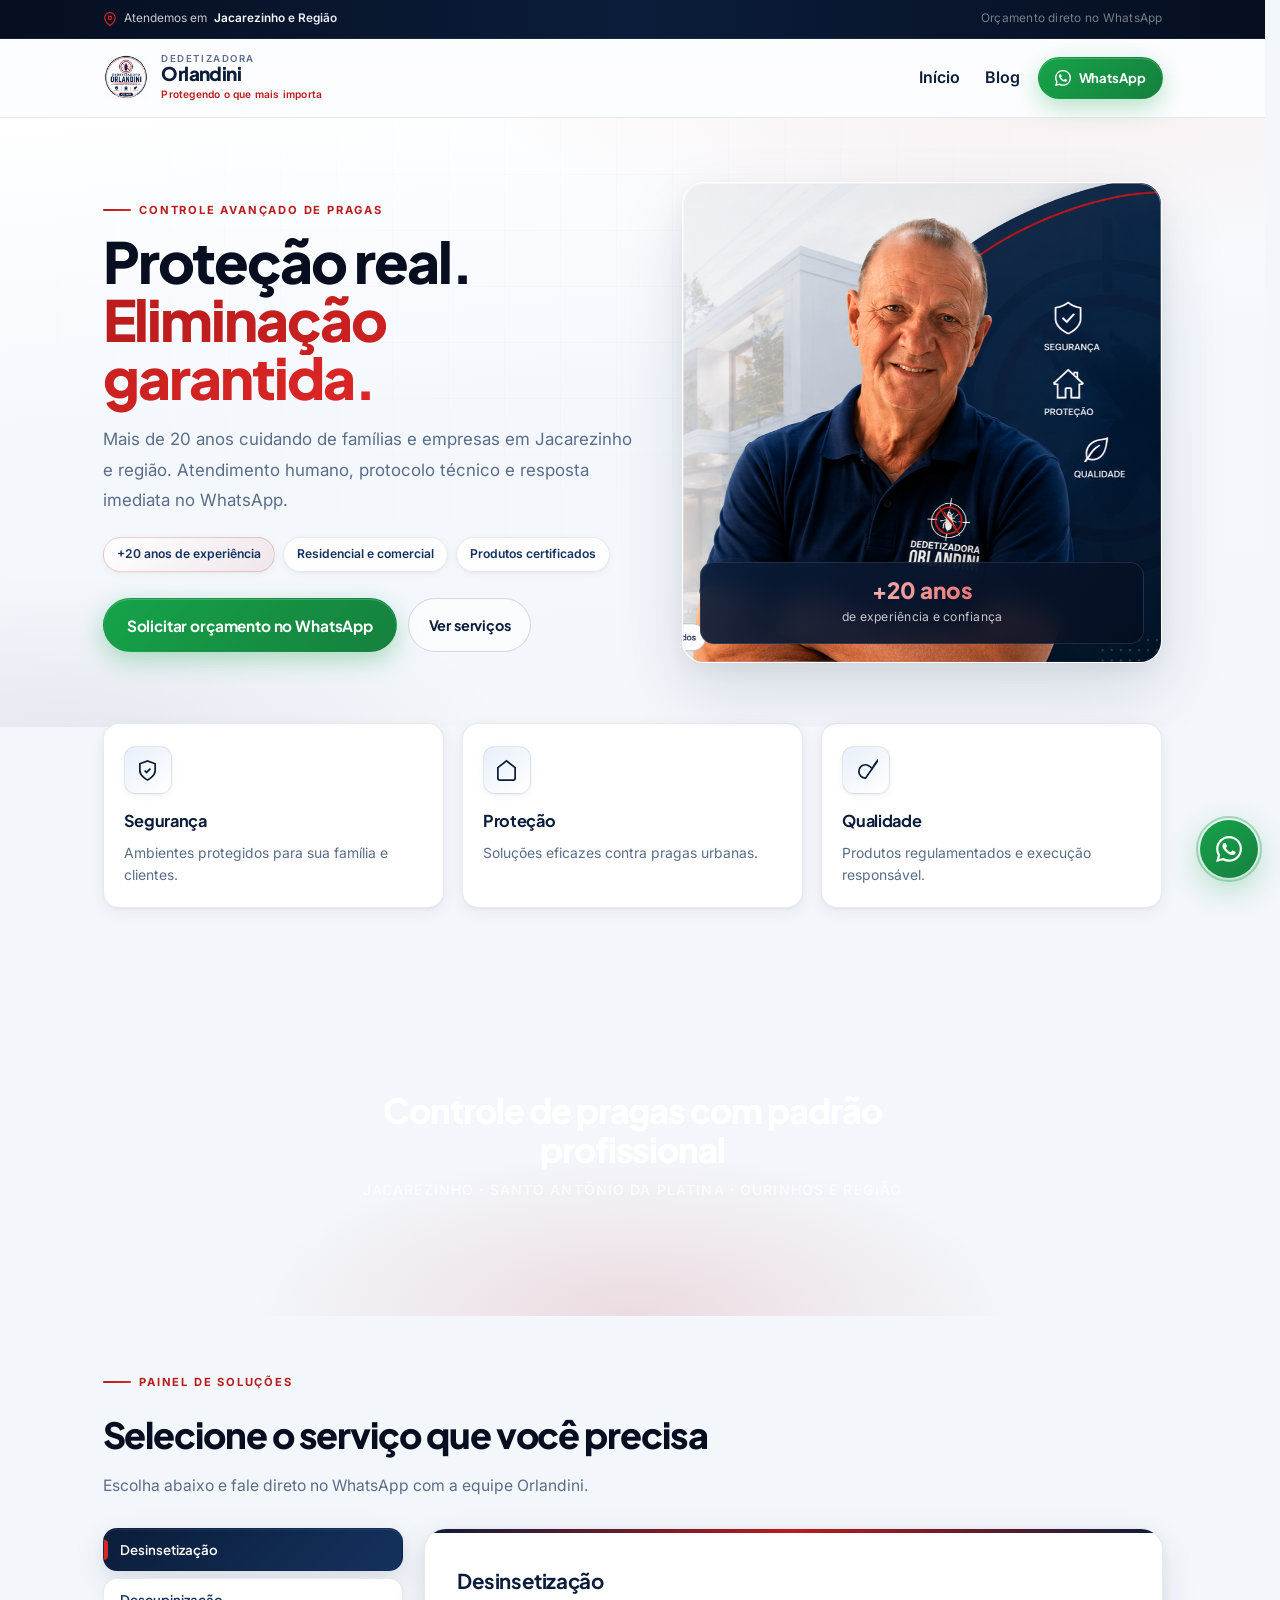
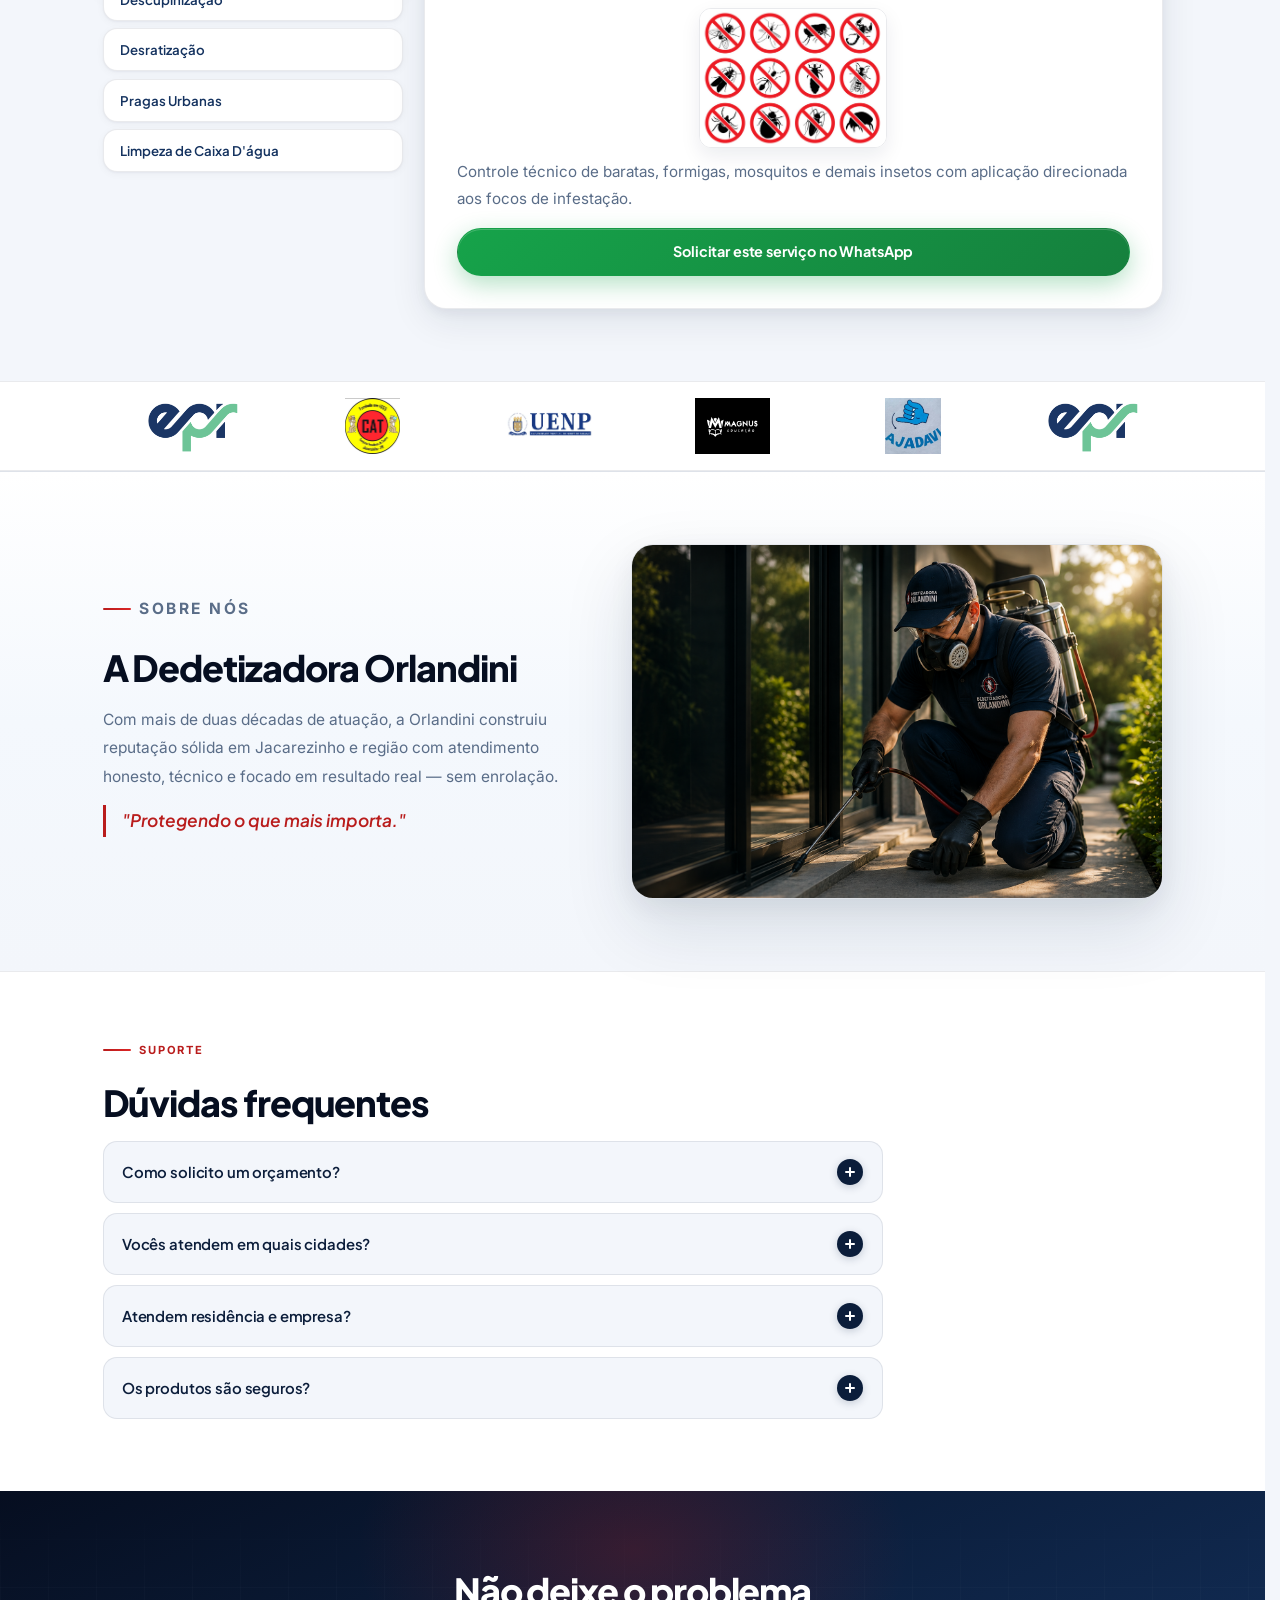
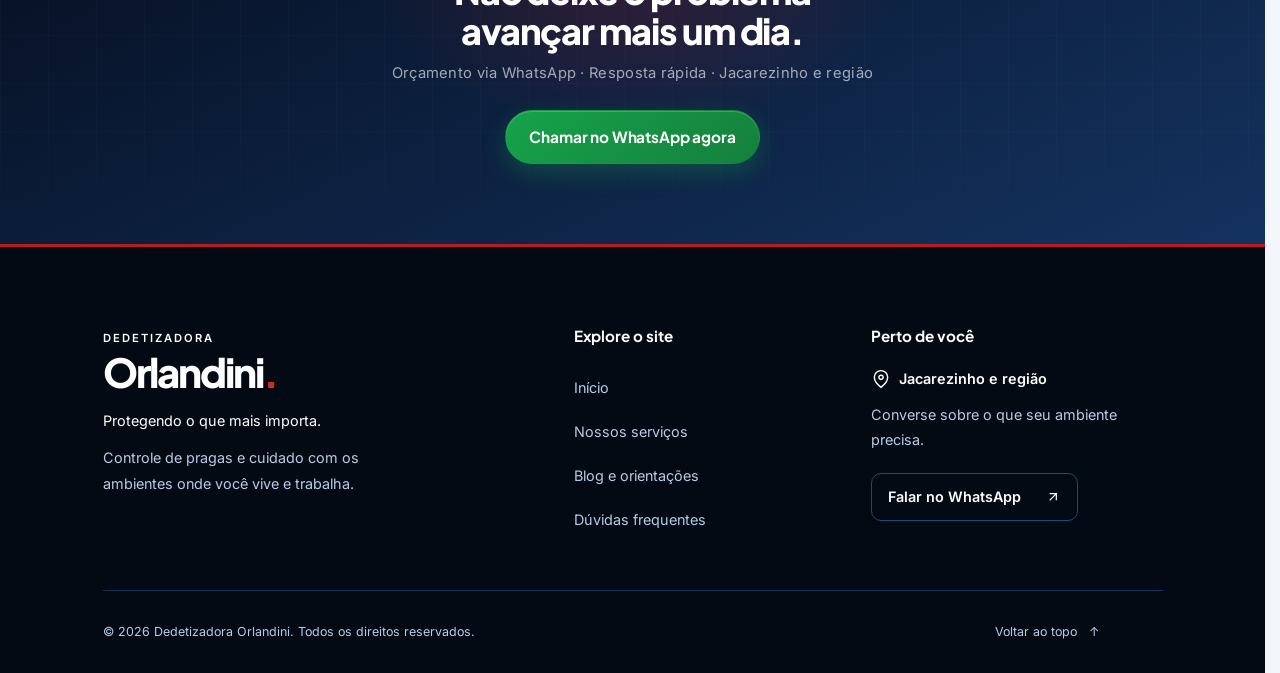
<file: index.html>
<!DOCTYPE html>
<html lang="pt-BR">
<head>
  <meta charset="UTF-8">
  <meta name="viewport" content="width=device-width, initial-scale=1.0">
  <meta name="description" content="Dedetizadora Orlandini — Controle de pragas em Jacarezinho e região. +20 anos. Atendimento imediato via WhatsApp.">
  <meta name="theme-color" content="#0b1d3a">
  <title>Dedetizadora Orlandini | Jacarezinho e Região</title>
  <link rel="preconnect" href="https://fonts.googleapis.com">
  <link rel="preconnect" href="https://fonts.gstatic.com" crossorigin>
  <link href="https://fonts.googleapis.com/css2?family=Inter:wght@400;500;600;700&family=Plus+Jakarta+Sans:wght@600;700;800&display=swap" rel="stylesheet">
  <link rel="stylesheet" href="style.css">
  <script src="navigation.js" defer></script>
</head>
<body>
  <div class="topbar">
    <div class="wrap topbar__inner">
      <p class="topbar__region">
        <svg width="14" height="14" viewBox="0 0 24 24" fill="none" stroke="currentColor" stroke-width="2" aria-hidden="true"><path d="M21 10c0 7-9 13-9 13s-9-6-9-13a9 9 0 0118 0z"/><circle cx="12" cy="10" r="3"/></svg>
        Atendemos em <strong>Jacarezinho e Região</strong>
      </p>
      <p class="topbar__wa">Orçamento direto no WhatsApp</p>
    </div>
  </div>

  <header class="header" id="header">
    <div class="wrap header__inner">
      <a class="brand" href="#" aria-label="Dedetizadora Orlandini — início">
        <img class="brand__logo" src="assets/logo-orlandini.png" alt="Dedetizadora Orlandini" width="1254" height="1254">
        <span class="brand__text">
          <span class="brand__line">Dedetizadora</span>
          <span class="brand__name">Orlandini</span>
          <span class="brand__slogan">Protegendo o que mais importa</span>
        </span>
      </a>
      <button class="nav-toggle" type="button" aria-label="Abrir menu" aria-expanded="false" aria-controls="site-nav" hidden>
        <svg width="22" height="22" viewBox="0 0 24 24" fill="none" stroke="currentColor" stroke-width="1.8" aria-hidden="true"><path d="M4 6h16M4 12h16M4 18h16"/></svg>
      </button>
      <nav class="site-nav" id="site-nav" aria-label="Navegação principal">
        <a href="index.html">Início</a>
        <a href="blog.html">Blog</a>
      </nav>
      <a class="btn btn--wa btn--sm" href="https://wa.me/5500000000000?text=Olá,%20quero%20um%20orçamento%20da%20Orlandini" target="_blank" rel="noopener noreferrer">
        <svg width="16" height="16" viewBox="0 0 24 24" fill="currentColor" aria-hidden="true"><path d="M17.472 14.382c-.297-.149-1.758-.867-2.03-.967-.273-.099-.471-.148-.67.15-.197.297-.767.966-.94 1.164-.173.199-.347.223-.644.075-.297-.15-1.255-.463-2.39-1.475-.883-.788-1.48-1.761-1.653-2.059-.173-.297-.018-.458.13-.606.134-.133.298-.347.446-.52.149-.174.198-.298.298-.497.099-.198.05-.371-.025-.52-.075-.149-.669-1.612-.916-2.207-.242-.579-.487-.5-.669-.51-.173-.008-.371-.01-.57-.01-.198 0-.52.074-.792.372-.272.297-1.04 1.016-1.04 2.479 0 1.462 1.065 2.875 1.213 3.074.149.198 2.096 3.2 5.077 4.487.709.306 1.262.489 1.694.625.712.227 1.36.195 1.871.118.571-.085 1.758-.719 2.006-1.413.248-.694.248-1.289.173-1.413-.074-.124-.272-.198-.57-.347m-5.421 7.403h-.004a9.87 9.87 0 01-5.031-1.378l-.361-.214-3.741.982.998-3.648-.235-.374a9.86 9.86 0 01-1.51-5.26c.001-5.45 4.436-9.884 9.888-9.884 2.64 0 5.122 1.03 6.988 2.898a9.825 9.825 0 012.893 6.994c-.003 5.45-4.437 9.884-9.885 9.884m8.413-18.297A11.815 11.815 0 0012.05 0C5.495 0 .16 5.335.157 11.892c0 2.096.547 4.142 1.588 5.945L.057 24l6.305-1.654a11.882 11.882 0 005.683 1.448h.005c6.554 0 11.89-5.335 11.893-11.893a11.821 11.821 0 00-3.48-8.413z"/></svg>
        WhatsApp
      </a>
    </div>
  </header>

  <main>
    <section class="hero">
      <div class="hero__bg" aria-hidden="true"></div>
      <div class="hero__mesh" aria-hidden="true"></div>
      <div class="wrap hero__grid">
        <div class="hero__copy reveal">
          <p class="label">Controle avançado de pragas</p>
          <h1>Proteção real.<br><em>Eliminação garantida.</em></h1>
          <p class="hero__lead">
            Mais de 20 anos cuidando de famílias e empresas em Jacarezinho e região.
            Atendimento humano, protocolo técnico e resposta imediata no WhatsApp.
          </p>
          <ul class="hero__pills">
            <li>+20 anos de experiência</li>
            <li>Residencial e comercial</li>
            <li>Produtos certificados</li>
          </ul>
          <div class="hero__cta">
            <a class="btn btn--wa btn--lg" href="https://wa.me/5500000000000?text=Olá,%20quero%20solicitar%20um%20orçamento" target="_blank" rel="noopener noreferrer">
              Solicitar orçamento no WhatsApp
            </a>
            <a class="btn btn--outline" href="#painel">Ver serviços</a>
          </div>
        </div>
        <figure class="hero__visual reveal reveal--delay">
          <img src="assets/brand-hero.png" alt="José Carlos Orlandini — Dedetizadora Orlandini" width="520" height="520" loading="eager">
          <figcaption class="hero__badge">
            <strong>+20 anos</strong>
            <span>de experiência e confiança</span>
          </figcaption>
        </figure>
      </div>
    </section>

    <section class="pillars">
      <div class="wrap pillars__grid">
        <article class="pillar reveal">
          <div class="pillar__icon" aria-hidden="true">
            <svg viewBox="0 0 24 24" fill="none" stroke="currentColor" stroke-width="1.8"><path d="M12 22s8-4 8-10V5l-8-3-8 3v7c0 6 8 10 8 10z"/><path d="M9 12l2 2 4-4"/></svg>
          </div>
          <h3>Segurança</h3>
          <p>Ambientes protegidos para sua família e clientes.</p>
        </article>
        <article class="pillar reveal reveal--delay">
          <div class="pillar__icon" aria-hidden="true">
            <svg viewBox="0 0 24 24" fill="none" stroke="currentColor" stroke-width="1.8"><path d="M3 9l9-7 9 7v11a2 2 0 01-2 2H5a2 2 0 01-2-2z"/></svg>
          </div>
          <h3>Proteção</h3>
          <p>Soluções eficazes contra pragas urbanas.</p>
        </article>
        <article class="pillar reveal reveal--delay-2">
          <div class="pillar__icon" aria-hidden="true">
            <svg viewBox="0 0 24 24" fill="none" stroke="currentColor" stroke-width="1.8"><path d="M11 20A7 7 0 0111 6c3 0 5 2 7 4 2-4 4-7 7-10z"/></svg>
          </div>
          <h3>Qualidade</h3>
          <p>Produtos regulamentados e execução responsável.</p>
        </article>
      </div>
    </section>

    <section class="banner parallax" aria-label="Destaque institucional">
      <div class="banner__inner wrap">
        <h2>Controle de pragas com padrão profissional</h2>
        <p>Jacarezinho · Santo Antônio da Platina · Ourinhos e região</p>
      </div>
    </section>

    <section class="section" id="painel">
      <div class="wrap">
        <p class="label">Painel de soluções</p>
        <h2 class="section__title">Selecione o serviço que você precisa</h2>
        <p class="section__lead">Escolha abaixo e fale direto no WhatsApp com a equipe Orlandini.</p>

        <div class="panel">
          <nav class="panel__tabs" role="tablist" aria-label="Serviços">
            <button class="panel__tab is-active" role="tab" aria-selected="true" data-target="desinsetizacao" data-wa="Desinsetização">Desinsetização</button>
            <button class="panel__tab" role="tab" aria-selected="false" data-target="descupinizacao" data-wa="Descupinização">Descupinização</button>
            <button class="panel__tab" role="tab" aria-selected="false" data-target="desratizacao" data-wa="Desratização">Desratização</button>
            <button class="panel__tab" role="tab" aria-selected="false" data-target="pragas-urbanas" data-wa="Pragas Urbanas">Pragas Urbanas</button>
            <button class="panel__tab" role="tab" aria-selected="false" data-target="limpeza-caixa" data-wa="Limpeza de Caixa d'água">Limpeza de Caixa D'água</button>
          </nav>

          <div class="panel__content">
            <article id="desinsetizacao" class="panel__block is-active" role="tabpanel">
              <h3>Desinsetização</h3>
              <img class="panel__media" src="assets/desinset.jpg" alt="Desinsetização — Orlandini" width="320" height="180" loading="lazy">
              <p>Controle técnico de baratas, formigas, mosquitos e demais insetos com aplicação direcionada aos focos de infestação.</p>
              <a class="btn btn--wa btn--full panel__wa" href="https://wa.me/5500000000000?text=Olá,%20quero%20informações%20sobre%20Desinsetização" target="_blank" rel="noopener noreferrer">Solicitar este serviço no WhatsApp</a>
            </article>
            <article id="descupinizacao" class="panel__block" role="tabpanel">
              <h3>Descupinização</h3>
              <img class="panel__media" src="assets/cupim-de-solo.webp" alt="Descupinização — Orlandini" width="320" height="180" loading="lazy">
              <p>Tratamento preventivo e corretivo para proteger estruturas de madeira e evitar danos silenciosos ao patrimônio.</p>
              <a class="btn btn--wa btn--full panel__wa" href="https://wa.me/5500000000000?text=Olá,%20quero%20informações%20sobre%20Descupinização" target="_blank" rel="noopener noreferrer">Solicitar este serviço no WhatsApp</a>
            </article>
            <article id="desratizacao" class="panel__block" role="tabpanel">
              <h3>Desratização</h3>
              <img class="panel__media" src="assets/desrat.jpg" alt="Desratização — Orlandini" width="320" height="180" loading="lazy">
              <p>Combate a roedores com barreiras, monitoramento e plano de controle para ambientes residenciais e comerciais.</p>
              <a class="btn btn--wa btn--full panel__wa" href="https://wa.me/5500000000000?text=Olá,%20quero%20informações%20sobre%20Desratização" target="_blank" rel="noopener noreferrer">Solicitar este serviço no WhatsApp</a>
            </article>
            <article id="pragas-urbanas" class="panel__block" role="tabpanel">
              <h3>Pragas Urbanas</h3>
              <img class="panel__media" src="assets/pragas-urbanas.webp" alt="Pragas Urbanas — Orlandini" width="320" height="180" loading="lazy">
              <p>Atuação completa para diferentes cenários: escorpiões, aranhas, pombos e outras ocorrências na região.</p>
              <a class="btn btn--wa btn--full panel__wa" href="https://wa.me/5500000000000?text=Olá,%20quero%20informações%20sobre%20Pragas%20Urbanas" target="_blank" rel="noopener noreferrer">Solicitar este serviço no WhatsApp</a>
            </article>
            <article id="limpeza-caixa" class="panel__block" role="tabpanel">
              <h3>Limpeza de Caixa D'água</h3>
              <img class="panel__media" src="assets/limpeza-caixa-d-agua.png" alt="Limpeza de Caixa D'água — Orlandini" width="320" height="180" loading="lazy">
              <p>Higienização segura para preservar a qualidade da água e reduzir riscos de contaminação.</p>
              <a class="btn btn--wa btn--full panel__wa" href="https://wa.me/5500000000000?text=Olá,%20quero%20informações%20sobre%20Limpeza%20de%20Caixa%20D'água" target="_blank" rel="noopener noreferrer">Solicitar este serviço no WhatsApp</a>
            </article>
            <!-- per-article WhatsApp CTAs inserted above; the shared CTA was removed -->
          </div>
        </div>
      </div>
    </section>

    <section class="clients" aria-labelledby="clients-title">
      <div class="wrap">
        <h2 id="clients-title" class="clients__sr-only">Quem confia na Orlandini</h2>
        <div class="clients__viewport">
          <div class="clients__track" id="clients-track">
            <ul class="clients__group" aria-label="Clientes"><li class="clients__item"><img src="assets/clientes/grupo-epr.png" alt="Grupo EPR" width="144" height="56"></li><li class="clients__item"><img src="assets/clientes/cat-jacarezinho.png" alt="CAT Jacarezinho" width="144" height="56"></li><li class="clients__item"><img src="assets/clientes/uenp.png" alt="UENP" width="144" height="56"></li><li class="clients__item"><img src="assets/clientes/magnus.svg" alt="Magnus" width="144" height="56"></li><li class="clients__item"><img src="assets/clientes/ajadavi.png" alt="Ajadavi" width="144" height="56"></li></ul>
            <ul class="clients__group" aria-hidden="true"><li class="clients__item"><img src="assets/clientes/grupo-epr.png" alt="" width="144" height="56"></li><li class="clients__item"><img src="assets/clientes/cat-jacarezinho.png" alt="" width="144" height="56"></li><li class="clients__item"><img src="assets/clientes/uenp.png" alt="" width="144" height="56"></li><li class="clients__item"><img src="assets/clientes/magnus.svg" alt="" width="144" height="56"></li><li class="clients__item"><img src="assets/clientes/ajadavi.png" alt="" width="144" height="56"></li></ul>
          </div>
        </div>
      </div>
    </section>

    <section class="section section--about">
      <div class="wrap about">
        <div class="about__copy reveal">
          <p class="label">Sobre nós</p>
          <h2 class="section__title">A Dedetizadora Orlandini</h2>
          <p>
            Com mais de duas décadas de atuação, a Orlandini construiu reputação sólida em Jacarezinho e região
            com atendimento honesto, técnico e focado em resultado real — sem enrolação.
          </p>
          <p class="about__slogan">"Protegendo o que mais importa."</p>
        </div>
        <div class="about__media reveal reveal--delay">
          <img src="assets/brand-banner.png" alt="Dedetizadora Orlandini — serviços e diferenciais" width="900" height="500" loading="lazy">
        </div>
      </div>
    </section>

    <section class="section section--faq" id="faq">
      <div class="wrap">
        <p class="label">Suporte</p>
        <h2 class="section__title">Dúvidas frequentes</h2>
        <div class="faq">
          <article class="faq__item">
            <button class="faq__btn" type="button" aria-expanded="false">
              Como solicito um orçamento?
              <span class="faq__icon" aria-hidden="true"></span>
            </button>
            <div class="faq__body">
              <p>Clique em qualquer botão verde desta página. Você fala direto com nossa equipe no WhatsApp, sem compromisso.</p>
            </div>
          </article>
          <article class="faq__item">
            <button class="faq__btn" type="button" aria-expanded="false">
              Vocês atendem em quais cidades?
              <span class="faq__icon" aria-hidden="true"></span>
            </button>
            <div class="faq__body">
              <p>Atendemos Jacarezinho e região, incluindo Santo Antônio da Platina, Ourinhos e cidades próximas.</p>
            </div>
          </article>
          <article class="faq__item">
            <button class="faq__btn" type="button" aria-expanded="false">
              Atendem residência e empresa?
              <span class="faq__icon" aria-hidden="true"></span>
            </button>
            <div class="faq__body">
              <p>Sim. Casas, apartamentos, comércios, restaurantes e galpões — com protocolo adequado a cada ambiente.</p>
            </div>
          </article>
          <article class="faq__item">
            <button class="faq__btn" type="button" aria-expanded="false">
              Os produtos são seguros?
              <span class="faq__icon" aria-hidden="true"></span>
            </button>
            <div class="faq__body">
              <p>Utilizamos produtos regulamentados, aplicados por profissionais treinados, com orientação clara antes do serviço.</p>
            </div>
          </article>
        </div>
      </div>
    </section>

    <section class="cta">
      <div class="cta__glow" aria-hidden="true"></div>
      <div class="wrap cta__inner reveal">
        <h2>Não deixe o problema avançar mais um dia.</h2>
        <p>Orçamento via WhatsApp · Resposta rápida · Jacarezinho e região</p>
        <a class="btn btn--wa btn--lg" href="https://wa.me/5500000000000?text=Olá,%20quero%20proteger%20meu%20espaço" target="_blank" rel="noopener noreferrer">
          Chamar no WhatsApp agora
        </a>
      </div>
    </section>
  </main>

  <footer class="footer">
    <div class="wrap">
      <div class="footer__grid">
        <div class="footer__identity">
          <a class="footer__wordmark" href="index.html" aria-label="Dedetizadora Orlandini — início">
            <span class="footer__eyebrow">Dedetizadora</span>
            <span class="footer__name">Orlandini<span aria-hidden="true">.</span></span>
          </a>
          <p class="footer__tagline">Protegendo o que mais importa.</p>
          <p class="footer__description">Controle de pragas e cuidado com os ambientes onde você vive e trabalha.</p>
        </div>
        <nav class="footer__nav" aria-label="Navegação do rodapé">
          <h2>Explore o site</h2>
          <a href="index.html">Início</a>
          <a href="index.html#painel">Nossos serviços</a>
          <a href="blog.html">Blog e orientações</a>
          <a href="index.html#faq">Dúvidas frequentes</a>
        </nav>
        <div class="footer__contact">
          <h2>Perto de você</h2>
          <p class="footer__location"><svg width="20" height="20" viewBox="0 0 24 24" fill="none" stroke="currentColor" stroke-width="1.7" aria-hidden="true"><path d="M20 10c0 6-8 12-8 12S4 16 4 10a8 8 0 1 1 16 0Z"/><circle cx="12" cy="10" r="2.5"/></svg>Jacarezinho e região</p>
          <p>Converse sobre o que seu ambiente precisa.</p>
          <a class="footer__cta" href="https://wa.me/5500000000000?text=Olá,%20quero%20um%20orçamento%20da%20Orlandini" target="_blank" rel="noopener noreferrer">Falar no WhatsApp <svg width="16" height="16" viewBox="0 0 24 24" fill="none" stroke="currentColor" stroke-width="1.8" aria-hidden="true"><path d="M7 17 17 7M7 7h10v10"/></svg></a>
        </div>
      </div>
      <div class="footer__bottom">
        <p>© 2026 Dedetizadora Orlandini. Todos os direitos reservados.</p>
        <a href="#header">Voltar ao topo <span aria-hidden="true">↑</span></a>
      </div>
    </div>
  </footer>

  <a class="wa-float" href="https://wa.me/5500000000000?text=Olá,%20quero%20um%20orçamento" target="_blank" rel="noopener noreferrer" aria-label="Abrir WhatsApp">
    <svg width="26" height="26" viewBox="0 0 24 24" fill="white" aria-hidden="true"><path d="M17.472 14.382c-.297-.149-1.758-.867-2.03-.967-.273-.099-.471-.148-.67.15-.197.297-.767.966-.94 1.164-.173.199-.347.223-.644.075-.297-.15-1.255-.463-2.39-1.475-.883-.788-1.48-1.761-1.653-2.059-.173-.297-.018-.458.13-.606.134-.133.298-.347.446-.52.149-.174.198-.298.298-.497.099-.198.05-.371-.025-.52-.075-.149-.669-1.612-.916-2.207-.242-.579-.487-.5-.669-.51-.173-.008-.371-.01-.57-.01-.198 0-.52.074-.792.372-.272.297-1.04 1.016-1.04 2.479 0 1.462 1.065 2.875 1.213 3.074.149.198 2.096 3.2 5.077 4.487.709.306 1.262.489 1.694.625.712.227 1.36.195 1.871.118.571-.085 1.758-.719 2.006-1.413.248-.694.248-1.289.173-1.413-.074-.124-.272-.198-.57-.347m-5.421 7.403h-.004a9.87 9.87 0 01-5.031-1.378l-.361-.214-3.741.982.998-3.648-.235-.374a9.86 9.86 0 01-1.51-5.26c.001-5.45 4.436-9.884 9.888-9.884 2.64 0 5.122 1.03 6.988 2.898a9.825 9.825 0 012.893 6.994c-.003 5.45-4.437 9.884-9.885 9.884m8.413-18.297A11.815 11.815 0 0012.05 0C5.495 0 .16 5.335.157 11.892c0 2.096.547 4.142 1.588 5.945L.057 24l6.305-1.654a11.882 11.882 0 005.683 1.448h.005c6.554 0 11.89-5.335 11.893-11.893a11.821 11.821 0 00-3.48-8.413z"/></svg>
  </a>

  <script src="script.js" defer></script>
</body>
</html>
</file>
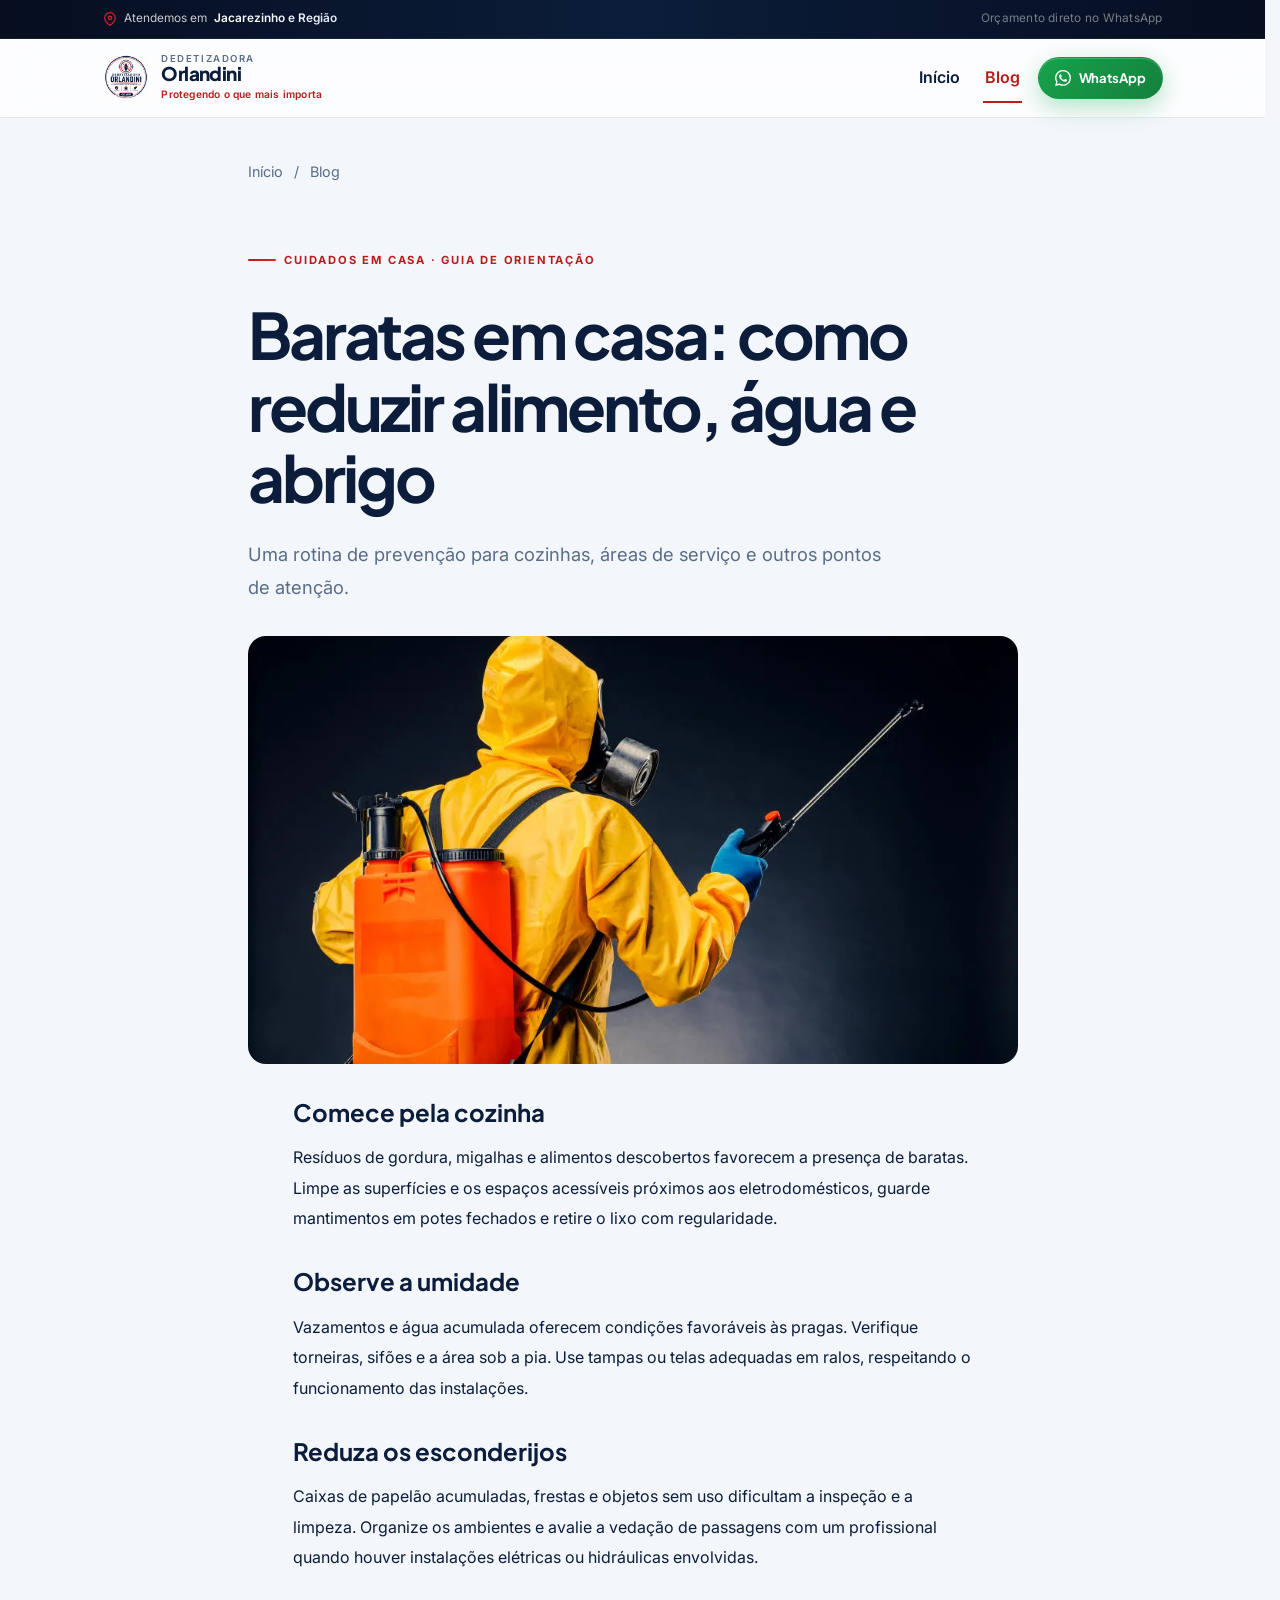
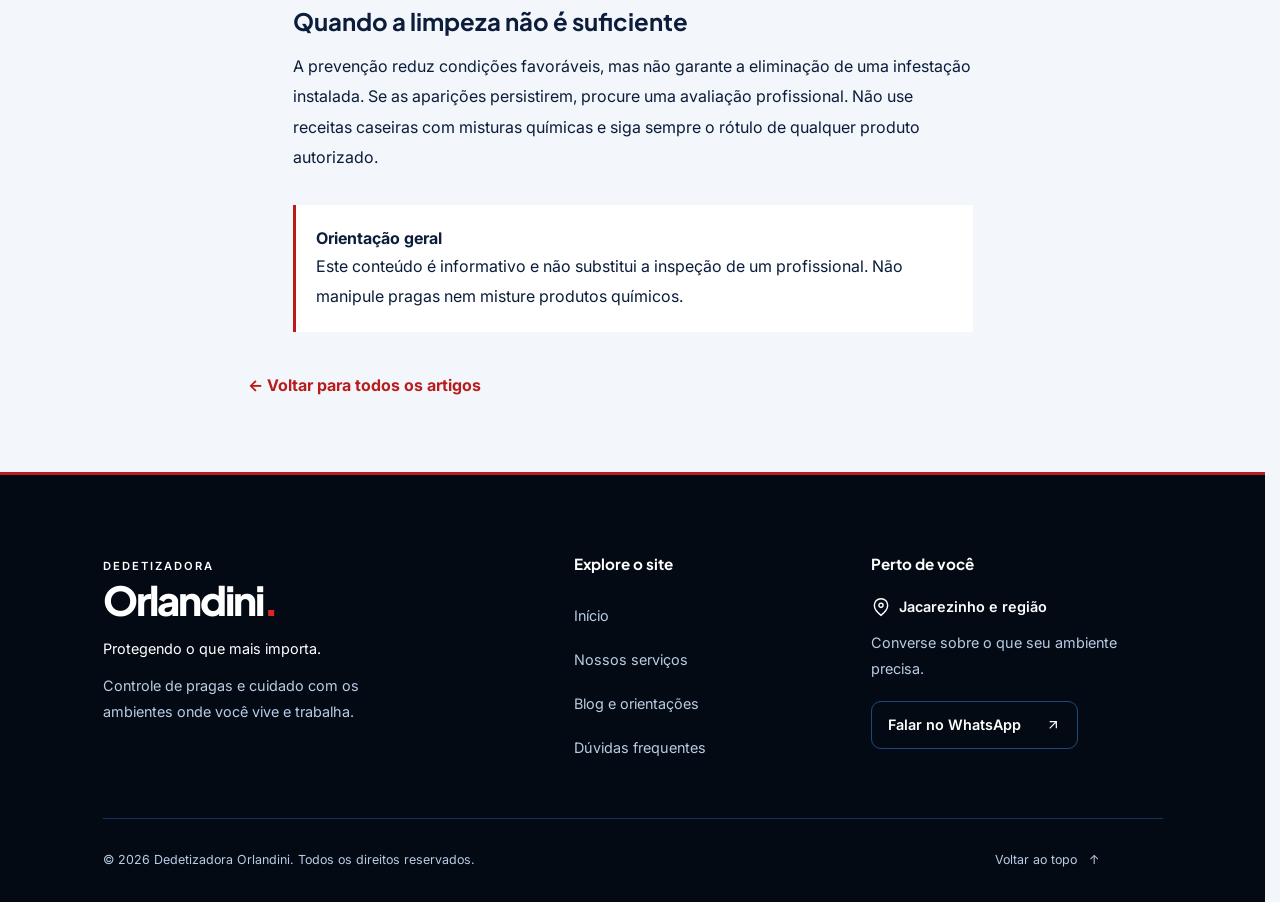
<file: blog-prevencao-de-baratas.html>
<!DOCTYPE html>
<html lang="pt-BR">
<head>
  <meta charset="UTF-8">
  <meta name="viewport" content="width=device-width, initial-scale=1.0">
  <meta name="description" content="Uma rotina de prevenção para cozinhas, áreas de serviço e outros pontos de atenção.">
  <meta name="theme-color" content="#0b1d3a">
  <title>Baratas em casa: como reduzir alimento, água e abrigo | Orlandini</title>
  <link rel="preconnect" href="https://fonts.googleapis.com">
  <link rel="preconnect" href="https://fonts.gstatic.com" crossorigin>
  <link href="https://fonts.googleapis.com/css2?family=Inter:wght@400;500;600;700&family=Plus+Jakarta+Sans:wght@600;700;800&display=swap" rel="stylesheet">
  <link rel="stylesheet" href="style.css">
  <script src="navigation.js" defer></script>
</head>
<body class="blog-page">
<a class="skip-link" href="#conteudo">Pular para o conteúdo</a>
  <div class="topbar">
    <div class="wrap topbar__inner">
      <p class="topbar__region">
        <svg width="14" height="14" viewBox="0 0 24 24" fill="none" stroke="currentColor" stroke-width="2" aria-hidden="true"><path d="M21 10c0 7-9 13-9 13s-9-6-9-13a9 9 0 0118 0z"/><circle cx="12" cy="10" r="3"/></svg>
        Atendemos em <strong>Jacarezinho e Região</strong>
      </p>
      <p class="topbar__wa">Orçamento direto no WhatsApp</p>
    </div>
  </div>

  <header class="header" id="header">
    <div class="wrap header__inner">
      <a class="brand" href="index.html" aria-label="Dedetizadora Orlandini — início">
        <img class="brand__logo" src="assets/logo-orlandini.png" alt="Dedetizadora Orlandini" width="1254" height="1254">
        <span class="brand__text">
          <span class="brand__line">Dedetizadora</span>
          <span class="brand__name">Orlandini</span>
          <span class="brand__slogan">Protegendo o que mais importa</span>
        </span>
      </a>
      <button class="nav-toggle" type="button" aria-label="Abrir menu" aria-expanded="false" aria-controls="site-nav" hidden>
        <svg width="22" height="22" viewBox="0 0 24 24" fill="none" stroke="currentColor" stroke-width="1.8" aria-hidden="true"><path d="M4 6h16M4 12h16M4 18h16"/></svg>
      </button>
      <nav class="site-nav" id="site-nav" aria-label="Navegação principal">
        <a href="index.html">Início</a>
        <a href="blog.html" aria-current="true">Blog</a>
      </nav>
      <a class="btn btn--wa btn--sm" href="https://wa.me/5500000000000?text=Olá,%20quero%20um%20orçamento%20da%20Orlandini" target="_blank" rel="noopener noreferrer">
        <svg width="16" height="16" viewBox="0 0 24 24" fill="currentColor" aria-hidden="true"><path d="M17.472 14.382c-.297-.149-1.758-.867-2.03-.967-.273-.099-.471-.148-.67.15-.197.297-.767.966-.94 1.164-.173.199-.347.223-.644.075-.297-.15-1.255-.463-2.39-1.475-.883-.788-1.48-1.761-1.653-2.059-.173-.297-.018-.458.13-.606.134-.133.298-.347.446-.52.149-.174.198-.298.298-.497.099-.198.05-.371-.025-.52-.075-.149-.669-1.612-.916-2.207-.242-.579-.487-.5-.669-.51-.173-.008-.371-.01-.57-.01-.198 0-.52.074-.792.372-.272.297-1.04 1.016-1.04 2.479 0 1.462 1.065 2.875 1.213 3.074.149.198 2.096 3.2 5.077 4.487.709.306 1.262.489 1.694.625.712.227 1.36.195 1.871.118.571-.085 1.758-.719 2.006-1.413.248-.694.248-1.289.173-1.413-.074-.124-.272-.198-.57-.347m-5.421 7.403h-.004a9.87 9.87 0 01-5.031-1.378l-.361-.214-3.741.982.998-3.648-.235-.374a9.86 9.86 0 01-1.51-5.26c.001-5.45 4.436-9.884 9.888-9.884 2.64 0 5.122 1.03 6.988 2.898a9.825 9.825 0 012.893 6.994c-.003 5.45-4.437 9.884-9.885 9.884m8.413-18.297A11.815 11.815 0 0012.05 0C5.495 0 .16 5.335.157 11.892c0 2.096.547 4.142 1.588 5.945L.057 24l6.305-1.654a11.882 11.882 0 005.683 1.448h.005c6.554 0 11.89-5.335 11.893-11.893a11.821 11.821 0 00-3.48-8.413z"/></svg>
        WhatsApp
      </a>
    </div>
  </header>

<main id="conteudo" class="reading wrap"><nav class="breadcrumbs" aria-label="Localização"><a href="index.html">Início</a><span aria-hidden="true">/</span><a href="blog.html">Blog</a></nav><article><header class="reading__header"><p class="label">Cuidados em casa · Guia de orientação</p><h1>Baratas em casa: como reduzir alimento, água e abrigo</h1><p class="blog-lead">Uma rotina de prevenção para cozinhas, áreas de serviço e outros pontos de atenção.</p></header><img class="reading__image" src="assets/pragas-urbanas.webp" alt="" width="900" height="500"><div class="reading__body"><section><h2>Comece pela cozinha</h2><p>Resíduos de gordura, migalhas e alimentos descobertos favorecem a presença de baratas. Limpe as superfícies e os espaços acessíveis próximos aos eletrodomésticos, guarde mantimentos em potes fechados e retire o lixo com regularidade.</p></section><section><h2>Observe a umidade</h2><p>Vazamentos e água acumulada oferecem condições favoráveis às pragas. Verifique torneiras, sifões e a área sob a pia. Use tampas ou telas adequadas em ralos, respeitando o funcionamento das instalações.</p></section><section><h2>Reduza os esconderijos</h2><p>Caixas de papelão acumuladas, frestas e objetos sem uso dificultam a inspeção e a limpeza. Organize os ambientes e avalie a vedação de passagens com um profissional quando houver instalações elétricas ou hidráulicas envolvidas.</p></section><section><h2>Quando a limpeza não é suficiente</h2><p>A prevenção reduz condições favoráveis, mas não garante a eliminação de uma infestação instalada. Se as aparições persistirem, procure uma avaliação profissional. Não use receitas caseiras com misturas químicas e siga sempre o rótulo de qualquer produto autorizado.</p></section><aside class="reading__note"><strong>Orientação geral</strong><p>Este conteúdo é informativo e não substitui a inspeção de um profissional. Não manipule pragas nem misture produtos químicos.</p></aside></div></article><a class="blog-read" href="blog.html">← Voltar para todos os artigos</a></main>  <footer class="footer">
    <div class="wrap">
      <div class="footer__grid">
        <div class="footer__identity">
          <a class="footer__wordmark" href="index.html" aria-label="Dedetizadora Orlandini — início">
            <span class="footer__eyebrow">Dedetizadora</span>
            <span class="footer__name">Orlandini<span aria-hidden="true">.</span></span>
          </a>
          <p class="footer__tagline">Protegendo o que mais importa.</p>
          <p class="footer__description">Controle de pragas e cuidado com os ambientes onde você vive e trabalha.</p>
        </div>
        <nav class="footer__nav" aria-label="Navegação do rodapé">
          <h2>Explore o site</h2>
          <a href="index.html">Início</a>
          <a href="index.html#painel">Nossos serviços</a>
          <a href="blog.html">Blog e orientações</a>
          <a href="index.html#faq">Dúvidas frequentes</a>
        </nav>
        <div class="footer__contact">
          <h2>Perto de você</h2>
          <p class="footer__location"><svg width="20" height="20" viewBox="0 0 24 24" fill="none" stroke="currentColor" stroke-width="1.7" aria-hidden="true"><path d="M20 10c0 6-8 12-8 12S4 16 4 10a8 8 0 1 1 16 0Z"/><circle cx="12" cy="10" r="2.5"/></svg>Jacarezinho e região</p>
          <p>Converse sobre o que seu ambiente precisa.</p>
          <a class="footer__cta" href="https://wa.me/5500000000000?text=Olá,%20quero%20um%20orçamento%20da%20Orlandini" target="_blank" rel="noopener noreferrer">Falar no WhatsApp <svg width="16" height="16" viewBox="0 0 24 24" fill="none" stroke="currentColor" stroke-width="1.8" aria-hidden="true"><path d="M7 17 17 7M7 7h10v10"/></svg></a>
        </div>
      </div>
      <div class="footer__bottom">
        <p>© 2026 Dedetizadora Orlandini. Todos os direitos reservados.</p>
        <a href="#header">Voltar ao topo <span aria-hidden="true">↑</span></a>
      </div>
    </div>
  </footer>

</body>
</html>
</file>
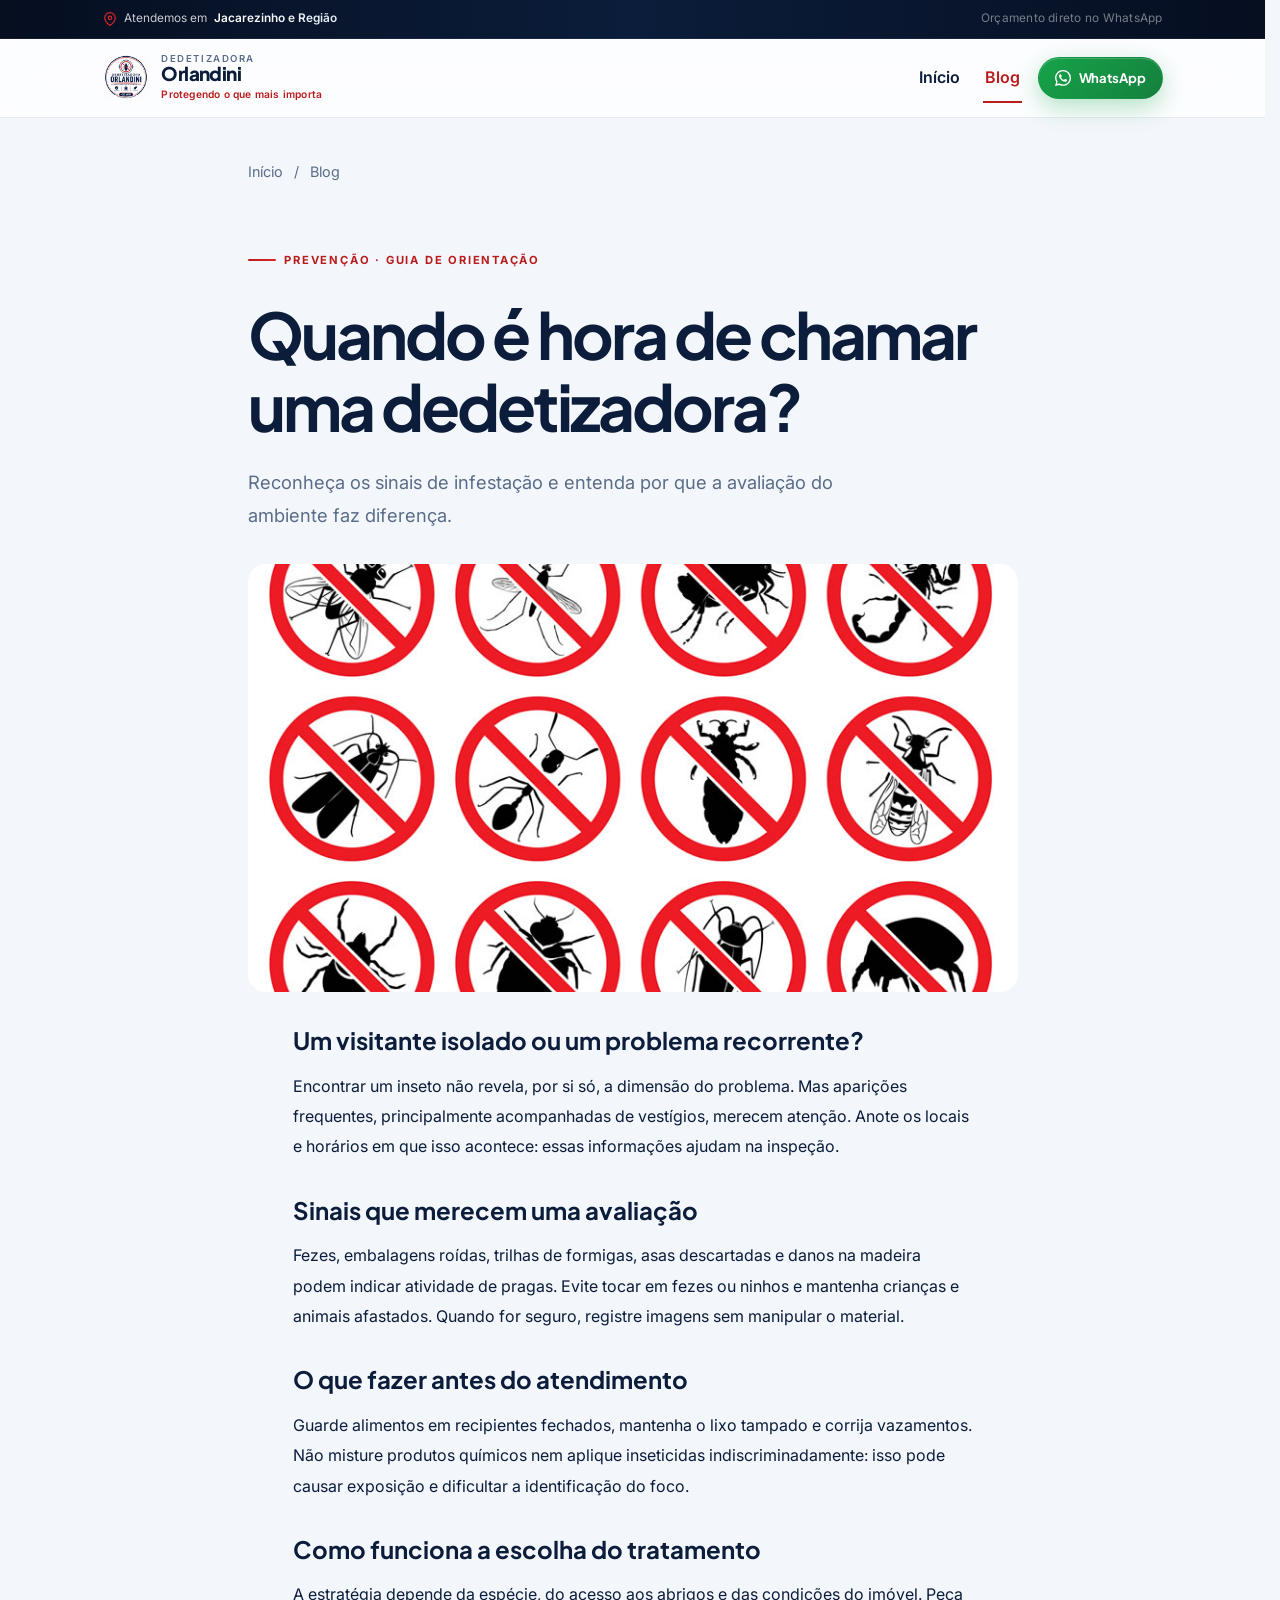
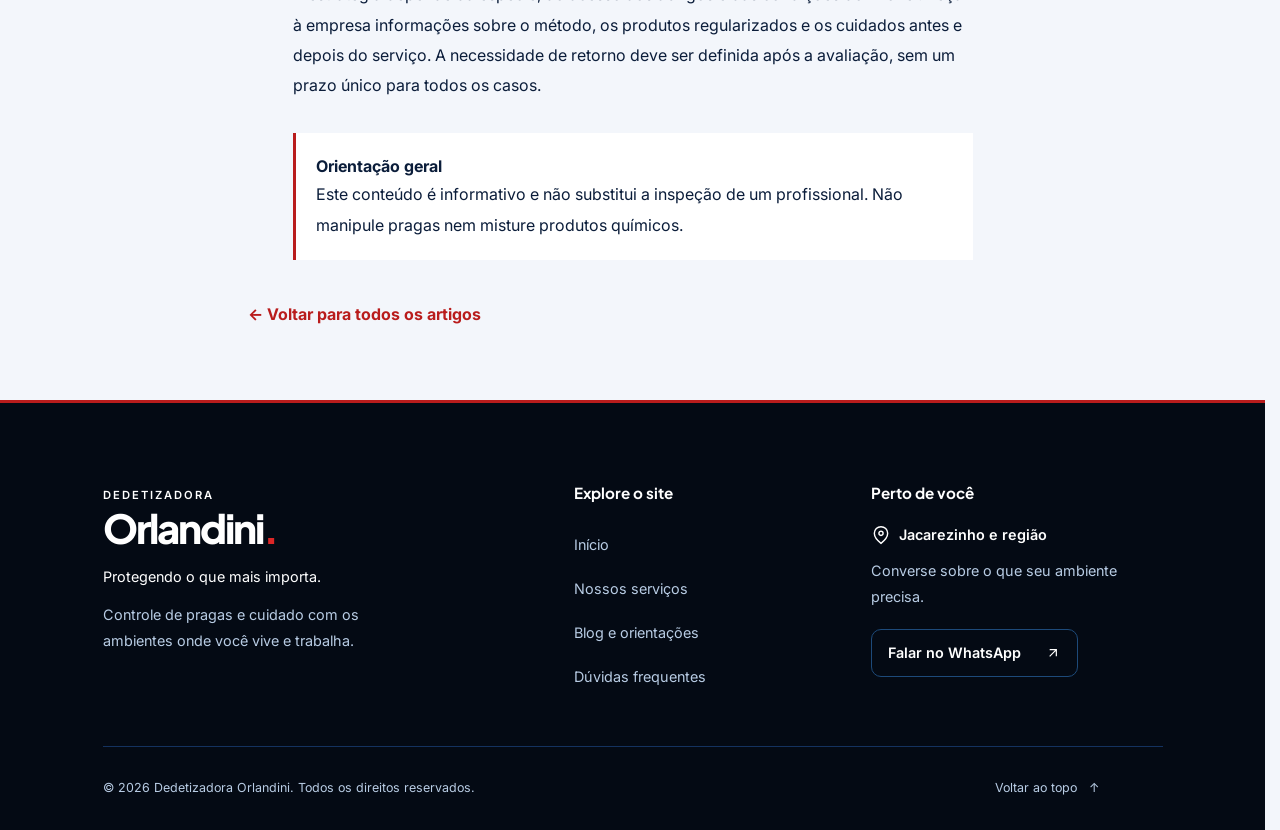
<file: blog-quando-dedetizar.html>
<!DOCTYPE html>
<html lang="pt-BR">
<head>
  <meta charset="UTF-8">
  <meta name="viewport" content="width=device-width, initial-scale=1.0">
  <meta name="description" content="Reconheça os sinais de infestação e entenda por que a avaliação do ambiente faz diferença.">
  <meta name="theme-color" content="#0b1d3a">
  <title>Quando é hora de chamar uma dedetizadora? | Orlandini</title>
  <link rel="preconnect" href="https://fonts.googleapis.com">
  <link rel="preconnect" href="https://fonts.gstatic.com" crossorigin>
  <link href="https://fonts.googleapis.com/css2?family=Inter:wght@400;500;600;700&family=Plus+Jakarta+Sans:wght@600;700;800&display=swap" rel="stylesheet">
  <link rel="stylesheet" href="style.css">
  <script src="navigation.js" defer></script>
</head>
<body class="blog-page">
<a class="skip-link" href="#conteudo">Pular para o conteúdo</a>
  <div class="topbar">
    <div class="wrap topbar__inner">
      <p class="topbar__region">
        <svg width="14" height="14" viewBox="0 0 24 24" fill="none" stroke="currentColor" stroke-width="2" aria-hidden="true"><path d="M21 10c0 7-9 13-9 13s-9-6-9-13a9 9 0 0118 0z"/><circle cx="12" cy="10" r="3"/></svg>
        Atendemos em <strong>Jacarezinho e Região</strong>
      </p>
      <p class="topbar__wa">Orçamento direto no WhatsApp</p>
    </div>
  </div>

  <header class="header" id="header">
    <div class="wrap header__inner">
      <a class="brand" href="index.html" aria-label="Dedetizadora Orlandini — início">
        <img class="brand__logo" src="assets/logo-orlandini.png" alt="Dedetizadora Orlandini" width="1254" height="1254">
        <span class="brand__text">
          <span class="brand__line">Dedetizadora</span>
          <span class="brand__name">Orlandini</span>
          <span class="brand__slogan">Protegendo o que mais importa</span>
        </span>
      </a>
      <button class="nav-toggle" type="button" aria-label="Abrir menu" aria-expanded="false" aria-controls="site-nav" hidden>
        <svg width="22" height="22" viewBox="0 0 24 24" fill="none" stroke="currentColor" stroke-width="1.8" aria-hidden="true"><path d="M4 6h16M4 12h16M4 18h16"/></svg>
      </button>
      <nav class="site-nav" id="site-nav" aria-label="Navegação principal">
        <a href="index.html">Início</a>
        <a href="blog.html" aria-current="true">Blog</a>
      </nav>
      <a class="btn btn--wa btn--sm" href="https://wa.me/5500000000000?text=Olá,%20quero%20um%20orçamento%20da%20Orlandini" target="_blank" rel="noopener noreferrer">
        <svg width="16" height="16" viewBox="0 0 24 24" fill="currentColor" aria-hidden="true"><path d="M17.472 14.382c-.297-.149-1.758-.867-2.03-.967-.273-.099-.471-.148-.67.15-.197.297-.767.966-.94 1.164-.173.199-.347.223-.644.075-.297-.15-1.255-.463-2.39-1.475-.883-.788-1.48-1.761-1.653-2.059-.173-.297-.018-.458.13-.606.134-.133.298-.347.446-.52.149-.174.198-.298.298-.497.099-.198.05-.371-.025-.52-.075-.149-.669-1.612-.916-2.207-.242-.579-.487-.5-.669-.51-.173-.008-.371-.01-.57-.01-.198 0-.52.074-.792.372-.272.297-1.04 1.016-1.04 2.479 0 1.462 1.065 2.875 1.213 3.074.149.198 2.096 3.2 5.077 4.487.709.306 1.262.489 1.694.625.712.227 1.36.195 1.871.118.571-.085 1.758-.719 2.006-1.413.248-.694.248-1.289.173-1.413-.074-.124-.272-.198-.57-.347m-5.421 7.403h-.004a9.87 9.87 0 01-5.031-1.378l-.361-.214-3.741.982.998-3.648-.235-.374a9.86 9.86 0 01-1.51-5.26c.001-5.45 4.436-9.884 9.888-9.884 2.64 0 5.122 1.03 6.988 2.898a9.825 9.825 0 012.893 6.994c-.003 5.45-4.437 9.884-9.885 9.884m8.413-18.297A11.815 11.815 0 0012.05 0C5.495 0 .16 5.335.157 11.892c0 2.096.547 4.142 1.588 5.945L.057 24l6.305-1.654a11.882 11.882 0 005.683 1.448h.005c6.554 0 11.89-5.335 11.893-11.893a11.821 11.821 0 00-3.48-8.413z"/></svg>
        WhatsApp
      </a>
    </div>
  </header>

<main id="conteudo" class="reading wrap"><nav class="breadcrumbs" aria-label="Localização"><a href="index.html">Início</a><span aria-hidden="true">/</span><a href="blog.html">Blog</a></nav><article><header class="reading__header"><p class="label">Prevenção · Guia de orientação</p><h1>Quando é hora de chamar uma dedetizadora?</h1><p class="blog-lead">Reconheça os sinais de infestação e entenda por que a avaliação do ambiente faz diferença.</p></header><img class="reading__image" src="assets/desinset.jpg" alt="" width="900" height="500"><div class="reading__body"><section><h2>Um visitante isolado ou um problema recorrente?</h2><p>Encontrar um inseto não revela, por si só, a dimensão do problema. Mas aparições frequentes, principalmente acompanhadas de vestígios, merecem atenção. Anote os locais e horários em que isso acontece: essas informações ajudam na inspeção.</p></section><section><h2>Sinais que merecem uma avaliação</h2><p>Fezes, embalagens roídas, trilhas de formigas, asas descartadas e danos na madeira podem indicar atividade de pragas. Evite tocar em fezes ou ninhos e mantenha crianças e animais afastados. Quando for seguro, registre imagens sem manipular o material.</p></section><section><h2>O que fazer antes do atendimento</h2><p>Guarde alimentos em recipientes fechados, mantenha o lixo tampado e corrija vazamentos. Não misture produtos químicos nem aplique inseticidas indiscriminadamente: isso pode causar exposição e dificultar a identificação do foco.</p></section><section><h2>Como funciona a escolha do tratamento</h2><p>A estratégia depende da espécie, do acesso aos abrigos e das condições do imóvel. Peça à empresa informações sobre o método, os produtos regularizados e os cuidados antes e depois do serviço. A necessidade de retorno deve ser definida após a avaliação, sem um prazo único para todos os casos.</p></section><aside class="reading__note"><strong>Orientação geral</strong><p>Este conteúdo é informativo e não substitui a inspeção de um profissional. Não manipule pragas nem misture produtos químicos.</p></aside></div></article><a class="blog-read" href="blog.html">← Voltar para todos os artigos</a></main>  <footer class="footer">
    <div class="wrap">
      <div class="footer__grid">
        <div class="footer__identity">
          <a class="footer__wordmark" href="index.html" aria-label="Dedetizadora Orlandini — início">
            <span class="footer__eyebrow">Dedetizadora</span>
            <span class="footer__name">Orlandini<span aria-hidden="true">.</span></span>
          </a>
          <p class="footer__tagline">Protegendo o que mais importa.</p>
          <p class="footer__description">Controle de pragas e cuidado com os ambientes onde você vive e trabalha.</p>
        </div>
        <nav class="footer__nav" aria-label="Navegação do rodapé">
          <h2>Explore o site</h2>
          <a href="index.html">Início</a>
          <a href="index.html#painel">Nossos serviços</a>
          <a href="blog.html">Blog e orientações</a>
          <a href="index.html#faq">Dúvidas frequentes</a>
        </nav>
        <div class="footer__contact">
          <h2>Perto de você</h2>
          <p class="footer__location"><svg width="20" height="20" viewBox="0 0 24 24" fill="none" stroke="currentColor" stroke-width="1.7" aria-hidden="true"><path d="M20 10c0 6-8 12-8 12S4 16 4 10a8 8 0 1 1 16 0Z"/><circle cx="12" cy="10" r="2.5"/></svg>Jacarezinho e região</p>
          <p>Converse sobre o que seu ambiente precisa.</p>
          <a class="footer__cta" href="https://wa.me/5500000000000?text=Olá,%20quero%20um%20orçamento%20da%20Orlandini" target="_blank" rel="noopener noreferrer">Falar no WhatsApp <svg width="16" height="16" viewBox="0 0 24 24" fill="none" stroke="currentColor" stroke-width="1.8" aria-hidden="true"><path d="M7 17 17 7M7 7h10v10"/></svg></a>
        </div>
      </div>
      <div class="footer__bottom">
        <p>© 2026 Dedetizadora Orlandini. Todos os direitos reservados.</p>
        <a href="#header">Voltar ao topo <span aria-hidden="true">↑</span></a>
      </div>
    </div>
  </footer>

</body>
</html>
</file>
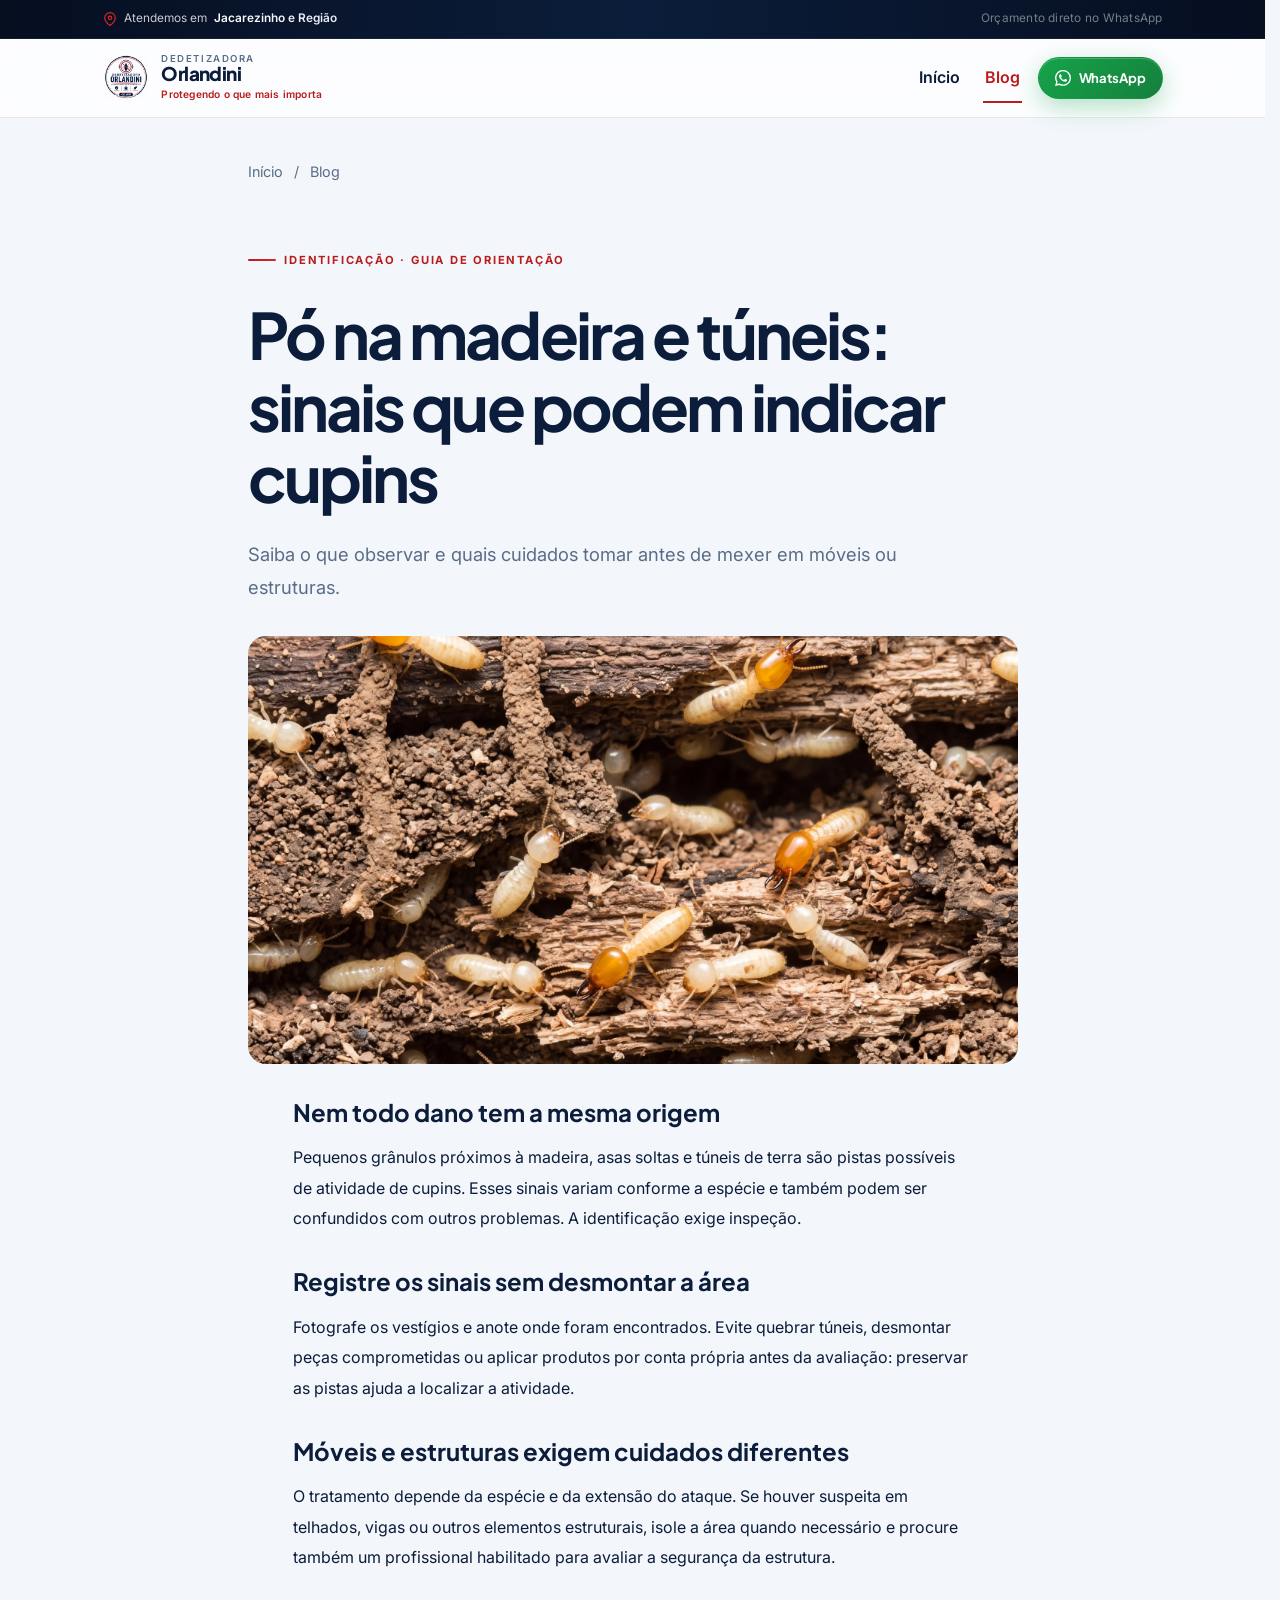
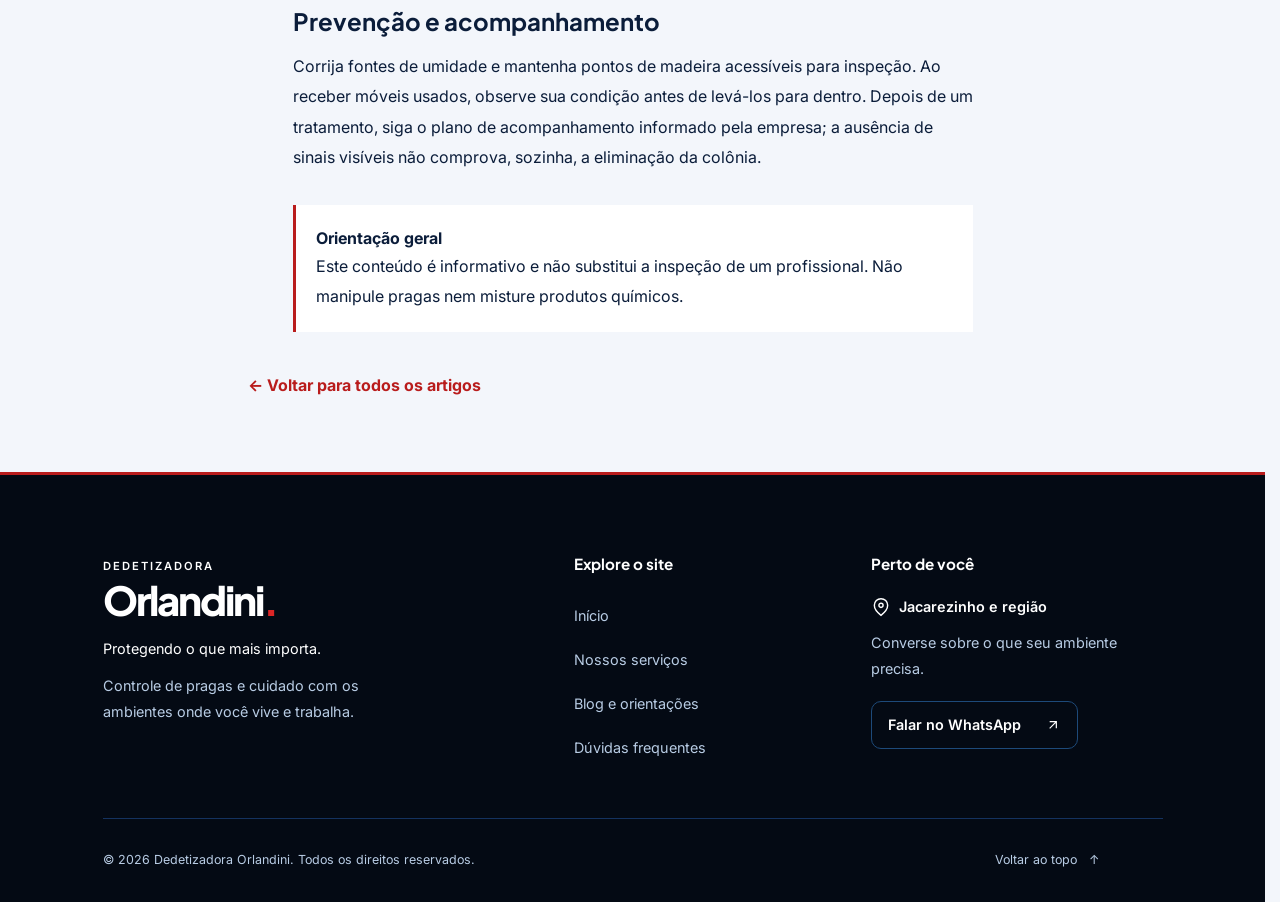
<file: blog-sinais-de-cupins.html>
<!DOCTYPE html>
<html lang="pt-BR">
<head>
  <meta charset="UTF-8">
  <meta name="viewport" content="width=device-width, initial-scale=1.0">
  <meta name="description" content="Saiba o que observar e quais cuidados tomar antes de mexer em móveis ou estruturas.">
  <meta name="theme-color" content="#0b1d3a">
  <title>Pó na madeira e túneis: sinais que podem indicar cupins | Orlandini</title>
  <link rel="preconnect" href="https://fonts.googleapis.com">
  <link rel="preconnect" href="https://fonts.gstatic.com" crossorigin>
  <link href="https://fonts.googleapis.com/css2?family=Inter:wght@400;500;600;700&family=Plus+Jakarta+Sans:wght@600;700;800&display=swap" rel="stylesheet">
  <link rel="stylesheet" href="style.css">
  <script src="navigation.js" defer></script>
</head>
<body class="blog-page">
<a class="skip-link" href="#conteudo">Pular para o conteúdo</a>
  <div class="topbar">
    <div class="wrap topbar__inner">
      <p class="topbar__region">
        <svg width="14" height="14" viewBox="0 0 24 24" fill="none" stroke="currentColor" stroke-width="2" aria-hidden="true"><path d="M21 10c0 7-9 13-9 13s-9-6-9-13a9 9 0 0118 0z"/><circle cx="12" cy="10" r="3"/></svg>
        Atendemos em <strong>Jacarezinho e Região</strong>
      </p>
      <p class="topbar__wa">Orçamento direto no WhatsApp</p>
    </div>
  </div>

  <header class="header" id="header">
    <div class="wrap header__inner">
      <a class="brand" href="index.html" aria-label="Dedetizadora Orlandini — início">
        <img class="brand__logo" src="assets/logo-orlandini.png" alt="Dedetizadora Orlandini" width="1254" height="1254">
        <span class="brand__text">
          <span class="brand__line">Dedetizadora</span>
          <span class="brand__name">Orlandini</span>
          <span class="brand__slogan">Protegendo o que mais importa</span>
        </span>
      </a>
      <button class="nav-toggle" type="button" aria-label="Abrir menu" aria-expanded="false" aria-controls="site-nav" hidden>
        <svg width="22" height="22" viewBox="0 0 24 24" fill="none" stroke="currentColor" stroke-width="1.8" aria-hidden="true"><path d="M4 6h16M4 12h16M4 18h16"/></svg>
      </button>
      <nav class="site-nav" id="site-nav" aria-label="Navegação principal">
        <a href="index.html">Início</a>
        <a href="blog.html" aria-current="true">Blog</a>
      </nav>
      <a class="btn btn--wa btn--sm" href="https://wa.me/5500000000000?text=Olá,%20quero%20um%20orçamento%20da%20Orlandini" target="_blank" rel="noopener noreferrer">
        <svg width="16" height="16" viewBox="0 0 24 24" fill="currentColor" aria-hidden="true"><path d="M17.472 14.382c-.297-.149-1.758-.867-2.03-.967-.273-.099-.471-.148-.67.15-.197.297-.767.966-.94 1.164-.173.199-.347.223-.644.075-.297-.15-1.255-.463-2.39-1.475-.883-.788-1.48-1.761-1.653-2.059-.173-.297-.018-.458.13-.606.134-.133.298-.347.446-.52.149-.174.198-.298.298-.497.099-.198.05-.371-.025-.52-.075-.149-.669-1.612-.916-2.207-.242-.579-.487-.5-.669-.51-.173-.008-.371-.01-.57-.01-.198 0-.52.074-.792.372-.272.297-1.04 1.016-1.04 2.479 0 1.462 1.065 2.875 1.213 3.074.149.198 2.096 3.2 5.077 4.487.709.306 1.262.489 1.694.625.712.227 1.36.195 1.871.118.571-.085 1.758-.719 2.006-1.413.248-.694.248-1.289.173-1.413-.074-.124-.272-.198-.57-.347m-5.421 7.403h-.004a9.87 9.87 0 01-5.031-1.378l-.361-.214-3.741.982.998-3.648-.235-.374a9.86 9.86 0 01-1.51-5.26c.001-5.45 4.436-9.884 9.888-9.884 2.64 0 5.122 1.03 6.988 2.898a9.825 9.825 0 012.893 6.994c-.003 5.45-4.437 9.884-9.885 9.884m8.413-18.297A11.815 11.815 0 0012.05 0C5.495 0 .16 5.335.157 11.892c0 2.096.547 4.142 1.588 5.945L.057 24l6.305-1.654a11.882 11.882 0 005.683 1.448h.005c6.554 0 11.89-5.335 11.893-11.893a11.821 11.821 0 00-3.48-8.413z"/></svg>
        WhatsApp
      </a>
    </div>
  </header>

<main id="conteudo" class="reading wrap"><nav class="breadcrumbs" aria-label="Localização"><a href="index.html">Início</a><span aria-hidden="true">/</span><a href="blog.html">Blog</a></nav><article><header class="reading__header"><p class="label">Identificação · Guia de orientação</p><h1>Pó na madeira e túneis: sinais que podem indicar cupins</h1><p class="blog-lead">Saiba o que observar e quais cuidados tomar antes de mexer em móveis ou estruturas.</p></header><img class="reading__image" src="assets/cupim-de-solo.webp" alt="" width="900" height="500"><div class="reading__body"><section><h2>Nem todo dano tem a mesma origem</h2><p>Pequenos grânulos próximos à madeira, asas soltas e túneis de terra são pistas possíveis de atividade de cupins. Esses sinais variam conforme a espécie e também podem ser confundidos com outros problemas. A identificação exige inspeção.</p></section><section><h2>Registre os sinais sem desmontar a área</h2><p>Fotografe os vestígios e anote onde foram encontrados. Evite quebrar túneis, desmontar peças comprometidas ou aplicar produtos por conta própria antes da avaliação: preservar as pistas ajuda a localizar a atividade.</p></section><section><h2>Móveis e estruturas exigem cuidados diferentes</h2><p>O tratamento depende da espécie e da extensão do ataque. Se houver suspeita em telhados, vigas ou outros elementos estruturais, isole a área quando necessário e procure também um profissional habilitado para avaliar a segurança da estrutura.</p></section><section><h2>Prevenção e acompanhamento</h2><p>Corrija fontes de umidade e mantenha pontos de madeira acessíveis para inspeção. Ao receber móveis usados, observe sua condição antes de levá-los para dentro. Depois de um tratamento, siga o plano de acompanhamento informado pela empresa; a ausência de sinais visíveis não comprova, sozinha, a eliminação da colônia.</p></section><aside class="reading__note"><strong>Orientação geral</strong><p>Este conteúdo é informativo e não substitui a inspeção de um profissional. Não manipule pragas nem misture produtos químicos.</p></aside></div></article><a class="blog-read" href="blog.html">← Voltar para todos os artigos</a></main>  <footer class="footer">
    <div class="wrap">
      <div class="footer__grid">
        <div class="footer__identity">
          <a class="footer__wordmark" href="index.html" aria-label="Dedetizadora Orlandini — início">
            <span class="footer__eyebrow">Dedetizadora</span>
            <span class="footer__name">Orlandini<span aria-hidden="true">.</span></span>
          </a>
          <p class="footer__tagline">Protegendo o que mais importa.</p>
          <p class="footer__description">Controle de pragas e cuidado com os ambientes onde você vive e trabalha.</p>
        </div>
        <nav class="footer__nav" aria-label="Navegação do rodapé">
          <h2>Explore o site</h2>
          <a href="index.html">Início</a>
          <a href="index.html#painel">Nossos serviços</a>
          <a href="blog.html">Blog e orientações</a>
          <a href="index.html#faq">Dúvidas frequentes</a>
        </nav>
        <div class="footer__contact">
          <h2>Perto de você</h2>
          <p class="footer__location"><svg width="20" height="20" viewBox="0 0 24 24" fill="none" stroke="currentColor" stroke-width="1.7" aria-hidden="true"><path d="M20 10c0 6-8 12-8 12S4 16 4 10a8 8 0 1 1 16 0Z"/><circle cx="12" cy="10" r="2.5"/></svg>Jacarezinho e região</p>
          <p>Converse sobre o que seu ambiente precisa.</p>
          <a class="footer__cta" href="https://wa.me/5500000000000?text=Olá,%20quero%20um%20orçamento%20da%20Orlandini" target="_blank" rel="noopener noreferrer">Falar no WhatsApp <svg width="16" height="16" viewBox="0 0 24 24" fill="none" stroke="currentColor" stroke-width="1.8" aria-hidden="true"><path d="M7 17 17 7M7 7h10v10"/></svg></a>
        </div>
      </div>
      <div class="footer__bottom">
        <p>© 2026 Dedetizadora Orlandini. Todos os direitos reservados.</p>
        <a href="#header">Voltar ao topo <span aria-hidden="true">↑</span></a>
      </div>
    </div>
  </footer>

</body>
</html>
</file>
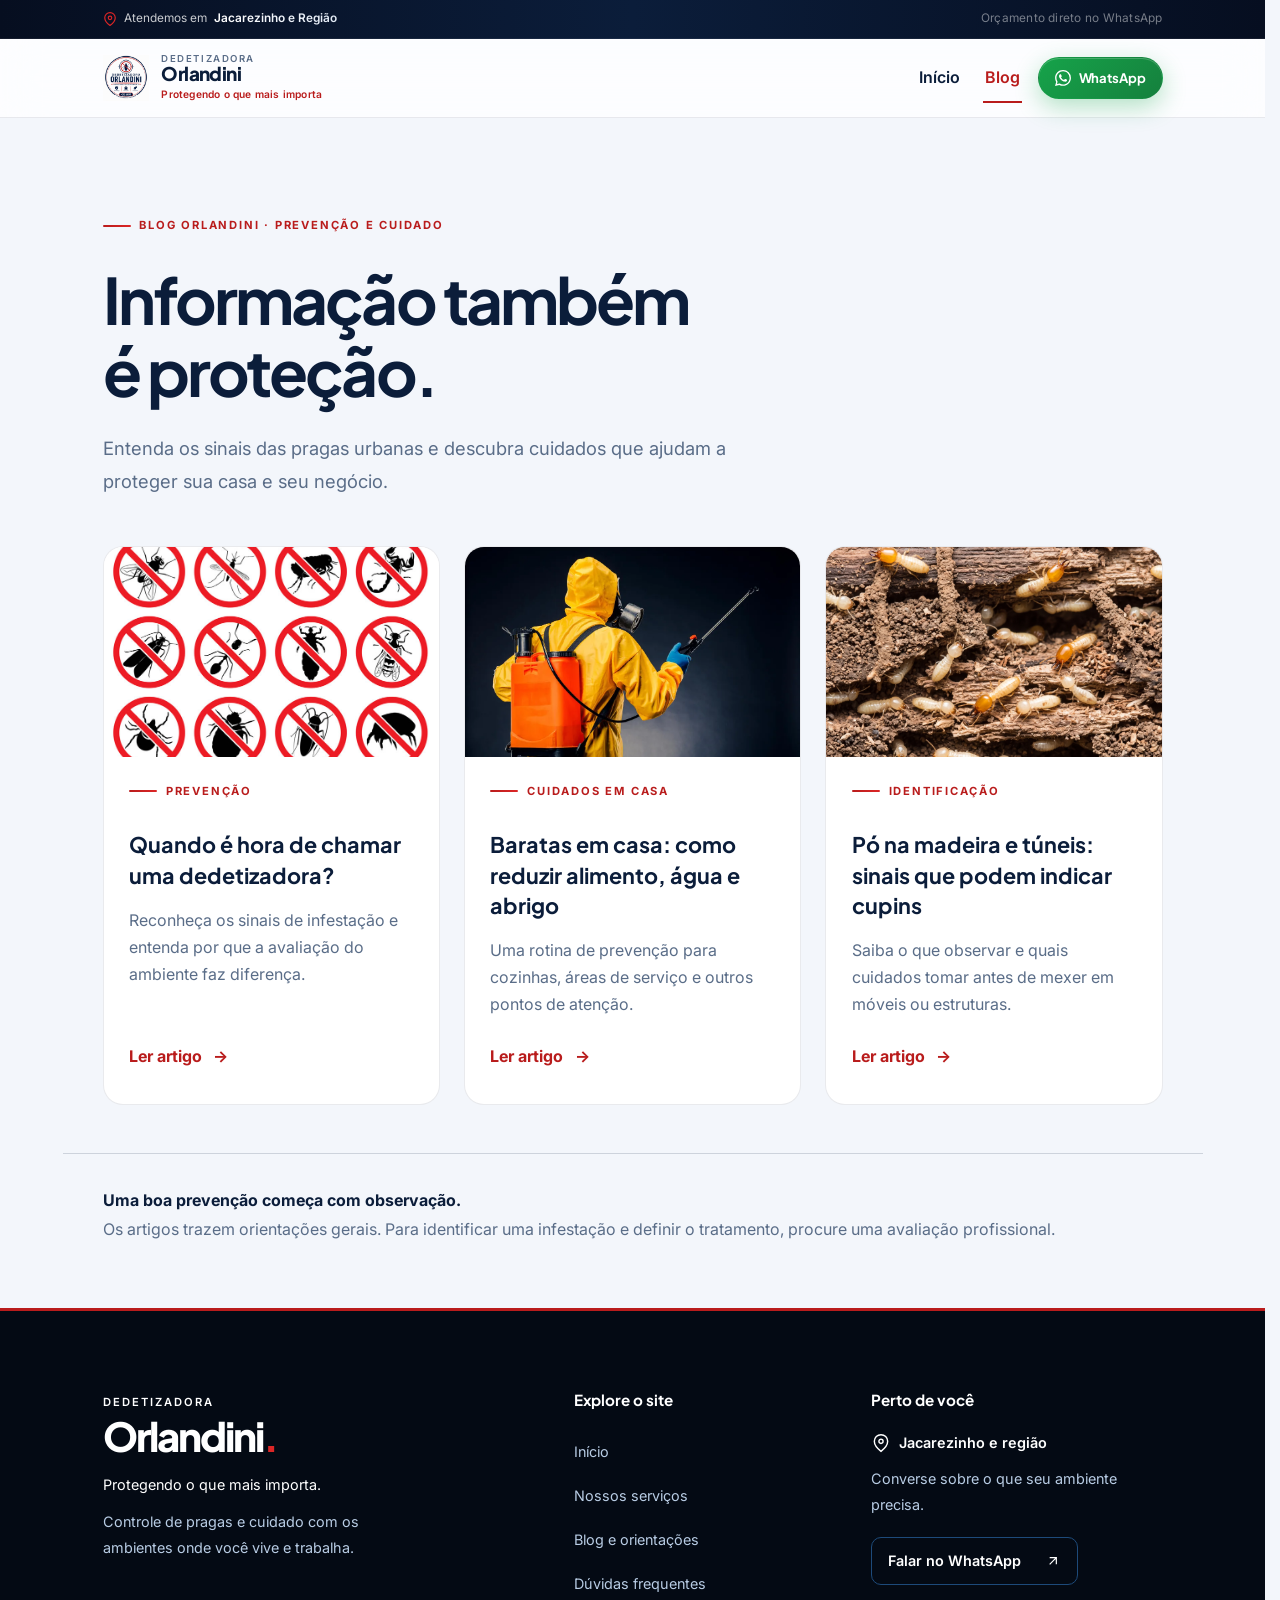
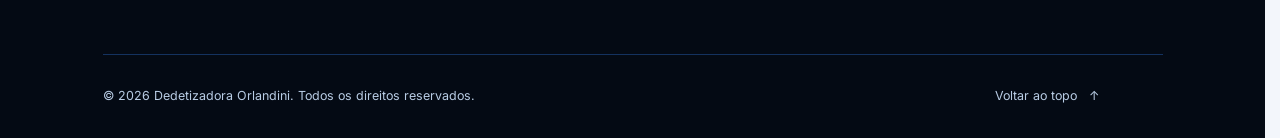
<file: blog.html>
<!DOCTYPE html>
<html lang="pt-BR">
<head>
  <meta charset="UTF-8">
  <meta name="viewport" content="width=device-width, initial-scale=1.0">
  <meta name="description" content="Artigos sobre dedetização, prevenção de baratas e identificação de cupins. Orientações para cuidar da sua casa e do seu negócio.">
  <meta name="theme-color" content="#0b1d3a">
  <title>Blog | Orlandini</title>
  <link rel="preconnect" href="https://fonts.googleapis.com">
  <link rel="preconnect" href="https://fonts.gstatic.com" crossorigin>
  <link href="https://fonts.googleapis.com/css2?family=Inter:wght@400;500;600;700&family=Plus+Jakarta+Sans:wght@600;700;800&display=swap" rel="stylesheet">
  <link rel="stylesheet" href="style.css">
  <script src="navigation.js" defer></script>
</head>
<body class="blog-page">
<a class="skip-link" href="#conteudo">Pular para o conteúdo</a>
  <div class="topbar">
    <div class="wrap topbar__inner">
      <p class="topbar__region">
        <svg width="14" height="14" viewBox="0 0 24 24" fill="none" stroke="currentColor" stroke-width="2" aria-hidden="true"><path d="M21 10c0 7-9 13-9 13s-9-6-9-13a9 9 0 0118 0z"/><circle cx="12" cy="10" r="3"/></svg>
        Atendemos em <strong>Jacarezinho e Região</strong>
      </p>
      <p class="topbar__wa">Orçamento direto no WhatsApp</p>
    </div>
  </div>

  <header class="header" id="header">
    <div class="wrap header__inner">
      <a class="brand" href="index.html" aria-label="Dedetizadora Orlandini — início">
        <img class="brand__logo" src="assets/logo-orlandini.png" alt="Dedetizadora Orlandini" width="1254" height="1254">
        <span class="brand__text">
          <span class="brand__line">Dedetizadora</span>
          <span class="brand__name">Orlandini</span>
          <span class="brand__slogan">Protegendo o que mais importa</span>
        </span>
      </a>
      <button class="nav-toggle" type="button" aria-label="Abrir menu" aria-expanded="false" aria-controls="site-nav" hidden>
        <svg width="22" height="22" viewBox="0 0 24 24" fill="none" stroke="currentColor" stroke-width="1.8" aria-hidden="true"><path d="M4 6h16M4 12h16M4 18h16"/></svg>
      </button>
      <nav class="site-nav" id="site-nav" aria-label="Navegação principal">
        <a href="index.html">Início</a>
        <a href="blog.html" aria-current="page">Blog</a>
      </nav>
      <a class="btn btn--wa btn--sm" href="https://wa.me/5500000000000?text=Olá,%20quero%20um%20orçamento%20da%20Orlandini" target="_blank" rel="noopener noreferrer">
        <svg width="16" height="16" viewBox="0 0 24 24" fill="currentColor" aria-hidden="true"><path d="M17.472 14.382c-.297-.149-1.758-.867-2.03-.967-.273-.099-.471-.148-.67.15-.197.297-.767.966-.94 1.164-.173.199-.347.223-.644.075-.297-.15-1.255-.463-2.39-1.475-.883-.788-1.48-1.761-1.653-2.059-.173-.297-.018-.458.13-.606.134-.133.298-.347.446-.52.149-.174.198-.298.298-.497.099-.198.05-.371-.025-.52-.075-.149-.669-1.612-.916-2.207-.242-.579-.487-.5-.669-.51-.173-.008-.371-.01-.57-.01-.198 0-.52.074-.792.372-.272.297-1.04 1.016-1.04 2.479 0 1.462 1.065 2.875 1.213 3.074.149.198 2.096 3.2 5.077 4.487.709.306 1.262.489 1.694.625.712.227 1.36.195 1.871.118.571-.085 1.758-.719 2.006-1.413.248-.694.248-1.289.173-1.413-.074-.124-.272-.198-.57-.347m-5.421 7.403h-.004a9.87 9.87 0 01-5.031-1.378l-.361-.214-3.741.982.998-3.648-.235-.374a9.86 9.86 0 01-1.51-5.26c.001-5.45 4.436-9.884 9.888-9.884 2.64 0 5.122 1.03 6.988 2.898a9.825 9.825 0 012.893 6.994c-.003 5.45-4.437 9.884-9.885 9.884m8.413-18.297A11.815 11.815 0 0012.05 0C5.495 0 .16 5.335.157 11.892c0 2.096.547 4.142 1.588 5.945L.057 24l6.305-1.654a11.882 11.882 0 005.683 1.448h.005c6.554 0 11.89-5.335 11.893-11.893a11.821 11.821 0 00-3.48-8.413z"/></svg>
        WhatsApp
      </a>
    </div>
  </header>

<main id="conteudo"><section class="blog-intro wrap"><p class="label">Blog Orlandini · Prevenção e cuidado</p><h1>Informação também <br>é proteção.</h1><p class="blog-lead">Entenda os sinais das pragas urbanas e descubra cuidados que ajudam a proteger sua casa e seu negócio.</p></section><section class="wrap blog-list" aria-label="Artigos sobre controle de pragas"><article class="blog-card"><a class="blog-card__image" href="blog-quando-dedetizar.html" tabindex="-1" aria-hidden="true"><img src="assets/desinset.jpg" alt="" width="640" height="400" loading="lazy"></a><div class="blog-card__body"><p class="label">Prevenção</p><h2><a href="blog-quando-dedetizar.html">Quando é hora de chamar uma dedetizadora?</a></h2><p>Reconheça os sinais de infestação e entenda por que a avaliação do ambiente faz diferença.</p><a class="blog-read" href="blog-quando-dedetizar.html" aria-label="Ler artigo: Quando é hora de chamar uma dedetizadora?">Ler artigo <span aria-hidden="true">→</span></a></div></article><article class="blog-card"><a class="blog-card__image" href="blog-prevencao-de-baratas.html" tabindex="-1" aria-hidden="true"><img src="assets/pragas-urbanas.webp" alt="" width="640" height="400" loading="lazy"></a><div class="blog-card__body"><p class="label">Cuidados em casa</p><h2><a href="blog-prevencao-de-baratas.html">Baratas em casa: como reduzir alimento, água e abrigo</a></h2><p>Uma rotina de prevenção para cozinhas, áreas de serviço e outros pontos de atenção.</p><a class="blog-read" href="blog-prevencao-de-baratas.html" aria-label="Ler artigo: Baratas em casa: como reduzir alimento, água e abrigo">Ler artigo <span aria-hidden="true">→</span></a></div></article><article class="blog-card"><a class="blog-card__image" href="blog-sinais-de-cupins.html" tabindex="-1" aria-hidden="true"><img src="assets/cupim-de-solo.webp" alt="" width="640" height="400" loading="lazy"></a><div class="blog-card__body"><p class="label">Identificação</p><h2><a href="blog-sinais-de-cupins.html">Pó na madeira e túneis: sinais que podem indicar cupins</a></h2><p>Saiba o que observar e quais cuidados tomar antes de mexer em móveis ou estruturas.</p><a class="blog-read" href="blog-sinais-de-cupins.html" aria-label="Ler artigo: Pó na madeira e túneis: sinais que podem indicar cupins">Ler artigo <span aria-hidden="true">→</span></a></div></article></section><aside class="wrap blog-note"><strong>Uma boa prevenção começa com observação.</strong><p>Os artigos trazem orientações gerais. Para identificar uma infestação e definir o tratamento, procure uma avaliação profissional.</p></aside></main>  <footer class="footer">
    <div class="wrap">
      <div class="footer__grid">
        <div class="footer__identity">
          <a class="footer__wordmark" href="index.html" aria-label="Dedetizadora Orlandini — início">
            <span class="footer__eyebrow">Dedetizadora</span>
            <span class="footer__name">Orlandini<span aria-hidden="true">.</span></span>
          </a>
          <p class="footer__tagline">Protegendo o que mais importa.</p>
          <p class="footer__description">Controle de pragas e cuidado com os ambientes onde você vive e trabalha.</p>
        </div>
        <nav class="footer__nav" aria-label="Navegação do rodapé">
          <h2>Explore o site</h2>
          <a href="index.html">Início</a>
          <a href="index.html#painel">Nossos serviços</a>
          <a href="blog.html">Blog e orientações</a>
          <a href="index.html#faq">Dúvidas frequentes</a>
        </nav>
        <div class="footer__contact">
          <h2>Perto de você</h2>
          <p class="footer__location"><svg width="20" height="20" viewBox="0 0 24 24" fill="none" stroke="currentColor" stroke-width="1.7" aria-hidden="true"><path d="M20 10c0 6-8 12-8 12S4 16 4 10a8 8 0 1 1 16 0Z"/><circle cx="12" cy="10" r="2.5"/></svg>Jacarezinho e região</p>
          <p>Converse sobre o que seu ambiente precisa.</p>
          <a class="footer__cta" href="https://wa.me/5500000000000?text=Olá,%20quero%20um%20orçamento%20da%20Orlandini" target="_blank" rel="noopener noreferrer">Falar no WhatsApp <svg width="16" height="16" viewBox="0 0 24 24" fill="none" stroke="currentColor" stroke-width="1.8" aria-hidden="true"><path d="M7 17 17 7M7 7h10v10"/></svg></a>
        </div>
      </div>
      <div class="footer__bottom">
        <p>© 2026 Dedetizadora Orlandini. Todos os direitos reservados.</p>
        <a href="#header">Voltar ao topo <span aria-hidden="true">↑</span></a>
      </div>
    </div>
  </footer>

</body>
</html>
</file>
<file: style.css>
/* Orlandini — Premium Pro · Navy + Vermelho institucional */

:root {
  --navy-950: #040a14;
  --navy-900: #060e20;
  --navy-800: #0b1d3a;
  --navy-700: #14325f;
  --navy-600: #1d4a7a;
  --navy-200: #b8cce4;
  --navy-100: #e8f0fa;
  --navy-50: #f4f8fd;
  --red: #b91c1c;
  --red-bright: #dc2626;
  --red-soft: rgba(185, 28, 28, 0.08);
  --red-glow: rgba(185, 28, 28, 0.22);
  --green: #16a34a;
  --green-dark: #15803d;
  --green-glow: rgba(22, 163, 74, 0.32);
  --bg: #f3f6fb;
  --surface: #ffffff;
  --text: #0b1d3a;
  --muted: #5a6d88;
  --border: rgba(11, 29, 58, 0.09);
  --border-strong: rgba(11, 29, 58, 0.16);
  --shadow-xs: 0 1px 2px rgba(11, 29, 58, 0.04), 0 2px 8px rgba(11, 29, 58, 0.04);
  --shadow-sm: 0 4px 16px rgba(11, 29, 58, 0.06), 0 1px 3px rgba(11, 29, 58, 0.04);
  --shadow-md: 0 12px 36px rgba(11, 29, 58, 0.09), 0 4px 12px rgba(11, 29, 58, 0.05);
  --shadow-lg: 0 28px 70px rgba(11, 29, 58, 0.12), 0 8px 24px rgba(11, 29, 58, 0.06);
  --shadow-red: 0 12px 32px var(--red-glow);
  --font-display: "Plus Jakarta Sans", system-ui, sans-serif;
  --font-body: Inter, system-ui, sans-serif;
  --ease: cubic-bezier(0.22, 1, 0.36, 1);
  --ease-out: cubic-bezier(0, 0, 0.2, 1);
  --r: 16px;
  --r-lg: 22px;
}

*, *::before, *::after { box-sizing: border-box; margin: 0; padding: 0; }

html { scroll-behavior: smooth; -webkit-text-size-adjust: 100%; }

body {
  font-family: var(--font-body);
  color: var(--text);
  background: var(--bg);
  line-height: 1.65;
  -webkit-font-smoothing: antialiased;
  -moz-osx-font-smoothing: grayscale;
}

::selection {
  background: rgba(11, 29, 58, 0.14);
  color: var(--navy-800);
}

img { display: block; max-width: 100%; height: auto; }

a { color: inherit; text-decoration: none; }

.wrap {
  width: min(1140px, 100%);
  margin-inline: auto;
  padding-inline: clamp(18px, 4vw, 40px);
}

/* ── Topbar ── */
.topbar {
  background: linear-gradient(90deg, var(--navy-900), var(--navy-800) 50%, var(--navy-900));
  color: rgba(255, 255, 255, 0.78);
  font-size: 0.74rem;
  border-bottom: 1px solid rgba(255, 255, 255, 0.06);
}

.topbar__inner {
  min-height: 38px;
  display: flex;
  align-items: center;
  justify-content: space-between;
  gap: 0.75rem;
  flex-wrap: wrap;
}

.topbar__region {
  display: inline-flex;
  align-items: center;
  gap: 0.45rem;
}

.topbar__region svg { color: var(--red-bright); flex-shrink: 0; }

.topbar__region strong {
  color: #fff;
  font-weight: 600;
  background: linear-gradient(90deg, #fff, #e2eaf5);
  -webkit-background-clip: text;
  background-clip: text;
  -webkit-text-fill-color: transparent;
}

.topbar__wa {
  color: rgba(255, 255, 255, 0.45);
  letter-spacing: 0.02em;
}

/* ── Header ── */
.header {
  position: sticky;
  top: 0;
  z-index: 100;
  background: rgba(255, 255, 255, 0.78);
  backdrop-filter: blur(20px) saturate(1.35);
  -webkit-backdrop-filter: blur(20px) saturate(1.35);
  border-bottom: 1px solid var(--border);
  transition: box-shadow 0.35s var(--ease), background 0.35s var(--ease);
}

.header.is-scrolled {
  background: rgba(255, 255, 255, 0.94);
  box-shadow: var(--shadow-sm);
}

.header__inner {
  min-height: 78px;
  display: flex;
  align-items: center;
  justify-content: space-between;
  gap: 1rem;
}

.brand {
  display: flex;
  align-items: center;
  gap: 0.8rem;
  transition: opacity 0.2s var(--ease);
}

.brand:hover { opacity: 0.88; }

.brand__logo { display: block; width: 46px; height: 46px; flex-shrink: 0; object-fit: contain; }

.brand__mark {
  width: 46px;
  height: 46px;
  flex-shrink: 0;
  color: var(--navy-800);
  padding: 4px;
  border-radius: 12px;
  background: linear-gradient(145deg, var(--navy-50), #fff);
  border: 1px solid var(--border);
  box-shadow: var(--shadow-xs);
}

.brand__mark svg { width: 100%; height: 100%; }

.brand__line {
  display: block;
  font-size: 0.6rem;
  font-weight: 600;
  letter-spacing: 0.16em;
  text-transform: uppercase;
  color: var(--muted);
  line-height: 1.2;
}

.brand__name {
  display: block;
  font-family: var(--font-display);
  font-weight: 800;
  font-size: 1.18rem;
  letter-spacing: -0.03em;
  color: var(--navy-800);
  line-height: 1.05;
}

.brand__slogan {
  display: block;
  font-size: 0.64rem;
  color: var(--red);
  font-weight: 600;
  margin-top: 2px;
  letter-spacing: 0.02em;
}

/* ── Buttons ── */
.btn {
  position: relative;
  display: inline-flex;
  align-items: center;
  justify-content: center;
  gap: 0.45rem;
  min-height: 48px;
  padding: 0 1.2rem;
  border-radius: 999px;
  font-family: var(--font-display);
  font-weight: 700;
  font-size: 0.9rem;
  letter-spacing: -0.01em;
  border: 1.5px solid transparent;
  cursor: pointer;
  overflow: hidden;
  transition: transform 0.28s var(--ease), box-shadow 0.28s var(--ease), border-color 0.28s var(--ease);
}

.btn::after {
  content: "";
  position: absolute;
  inset: 0;
  background: linear-gradient(120deg, transparent 30%, rgba(255, 255, 255, 0.22) 50%, transparent 70%);
  transform: translateX(-120%);
  transition: transform 0.55s var(--ease);
}

.btn:hover::after { transform: translateX(120%); }

.btn:active { transform: scale(0.98); }

.btn--sm { min-height: 42px; font-size: 0.82rem; padding-inline: 1rem; }

.btn--lg { min-height: 54px; font-size: 0.96rem; padding-inline: 1.45rem; }

.btn--full { width: 100%; }

.btn--wa {
  background: linear-gradient(135deg, var(--green) 0%, var(--green-dark) 100%);
  color: #fff;
  box-shadow: 0 8px 24px var(--green-glow), inset 0 1px 0 rgba(255, 255, 255, 0.2);
}

.btn--wa:hover {
  transform: translateY(-3px);
  box-shadow: 0 14px 36px rgba(22, 163, 74, 0.42), inset 0 1px 0 rgba(255, 255, 255, 0.25);
}

.btn--outline {
  background: rgba(255, 255, 255, 0.6);
  color: var(--navy-800);
  border-color: var(--border-strong);
  backdrop-filter: blur(8px);
}

.btn--outline:hover {
  background: #fff;
  border-color: var(--navy-600);
  box-shadow: var(--shadow-sm);
  transform: translateY(-2px);
}

/* ── Hero ── */
.hero {
  position: relative;
  padding: clamp(2.2rem, 6vw, 4rem) 0 clamp(2.8rem, 5vw, 4.5rem);
  overflow: hidden;
}

.hero__bg {
  position: absolute;
  inset: 0;
  background:
    radial-gradient(ellipse 90% 60% at 85% -10%, rgba(185, 28, 28, 0.07), transparent 55%),
    radial-gradient(ellipse 70% 50% at 5% 100%, rgba(11, 29, 58, 0.06), transparent 50%),
    linear-gradient(175deg, #ffffff 0%, var(--navy-50) 45%, var(--bg) 100%);
  pointer-events: none;
}

.hero__mesh {
  position: absolute;
  inset: 0;
  opacity: 0.45;
  background-image:
    linear-gradient(rgba(11, 29, 58, 0.03) 1px, transparent 1px),
    linear-gradient(90deg, rgba(11, 29, 58, 0.03) 1px, transparent 1px);
  background-size: 56px 56px;
  mask-image: radial-gradient(ellipse 80% 70% at 50% 30%, #000 20%, transparent 75%);
  pointer-events: none;
}

.hero__grid {
  position: relative;
  z-index: 1;
  display: grid;
  gap: 2.25rem;
  align-items: center;
}

.label {
  display: inline-flex;
  align-items: center;
  gap: 0.55rem;
  font-size: 0.7rem;
  font-weight: 700;
  letter-spacing: 0.16em;
  text-transform: uppercase;
  color: var(--red);
  margin-bottom: 0.85rem;
}

.label::before {
  content: "";
  width: 28px;
  height: 2px;
  border-radius: 2px;
  background: linear-gradient(90deg, var(--red), var(--red-bright));
  flex-shrink: 0;
}

.hero h1 {
  font-family: var(--font-display);
  font-weight: 800;
  font-size: clamp(2.05rem, 7.8vw, 3.55rem);
  line-height: 1.02;
  letter-spacing: -0.035em;
  margin-bottom: 1.1rem;
  max-width: 13ch;
  color: var(--navy-900);
}

.hero h1 em {
  font-style: normal;
  background: linear-gradient(120deg, var(--red) 0%, var(--red-bright) 100%);
  -webkit-background-clip: text;
  background-clip: text;
  -webkit-text-fill-color: transparent;
}

.hero__lead {
  color: var(--muted);
  font-size: clamp(0.96rem, 2.4vw, 1.06rem);
  line-height: 1.78;
  max-width: 50ch;
  margin-bottom: 1.35rem;
  font-weight: 400;
}

.hero__pills {
  list-style: none;
  display: flex;
  flex-wrap: wrap;
  gap: 0.5rem;
  margin-bottom: 1.65rem;
}

.hero__pills li {
  font-size: 0.76rem;
  font-weight: 600;
  padding: 0.42rem 0.82rem;
  border-radius: 999px;
  background: rgba(255, 255, 255, 0.85);
  border: 1px solid var(--border);
  box-shadow: var(--shadow-xs);
  color: var(--navy-700);
  backdrop-filter: blur(6px);
}

.hero__pills li:first-child {
  border-color: rgba(185, 28, 28, 0.2);
  background: linear-gradient(135deg, #fff, var(--red-soft));
}

.hero__cta { display: flex; flex-wrap: wrap; gap: 0.7rem; }

.hero__visual {
  position: relative;
  margin: 0;
  border-radius: var(--r-lg);
  overflow: hidden;
  box-shadow: var(--shadow-lg);
  border: 1px solid rgba(255, 255, 255, 0.8);
  background: var(--surface);
}

.hero__visual::before {
  content: "";
  position: absolute;
  inset: 0;
  border-radius: inherit;
  padding: 1px;
  background: linear-gradient(145deg, rgba(255, 255, 255, 0.6), rgba(11, 29, 58, 0.12));
  -webkit-mask: linear-gradient(#fff 0 0) content-box, linear-gradient(#fff 0 0);
  mask: linear-gradient(#fff 0 0) content-box, linear-gradient(#fff 0 0);
  -webkit-mask-composite: xor;
  mask-composite: exclude;
  pointer-events: none;
  z-index: 2;
}

.hero__visual img {
  width: 100%;
  aspect-ratio: 1;
  object-fit: cover;
  object-position: center top;
  transition: transform 0.6s var(--ease);
}

.hero__visual:hover img { transform: scale(1.02); }

.hero__badge {
  position: absolute;
  bottom: 1.1rem;
  left: 1.1rem;
  right: 1.1rem;
  padding: 0.9rem 1.1rem;
  border-radius: 14px;
  background: linear-gradient(135deg, rgba(11, 29, 58, 0.92), rgba(6, 14, 32, 0.88));
  backdrop-filter: blur(12px);
  -webkit-backdrop-filter: blur(12px);
  color: #fff;
  text-align: center;
  border: 1px solid rgba(255, 255, 255, 0.1);
  z-index: 3;
}

.hero__badge strong {
  display: block;
  font-family: var(--font-display);
  font-size: 1.4rem;
  font-weight: 800;
  background: linear-gradient(90deg, #fff, var(--red-bright));
  -webkit-background-clip: text;
  background-clip: text;
  -webkit-text-fill-color: transparent;
  line-height: 1.1;
}

.hero__badge span { font-size: 0.76rem; opacity: 0.75; letter-spacing: 0.02em; }

/* ── Pillars ── */
.pillars {
  padding: 0 0 clamp(2.5rem, 5vw, 3.5rem);
  margin-top: -0.25rem;
}

.pillars__grid {
  display: grid;
  gap: 1rem;
  grid-template-columns: 1fr;
}

.pillar {
  position: relative;
  background: var(--surface);
  border: 1px solid var(--border);
  border-radius: var(--r);
  padding: 1.4rem 1.25rem 1.3rem;
  box-shadow: var(--shadow-sm);
  overflow: hidden;
  transition: transform 0.35s var(--ease), box-shadow 0.35s var(--ease), border-color 0.35s var(--ease);
}

.pillar::before {
  content: "";
  position: absolute;
  top: 0;
  left: 0;
  right: 0;
  height: 3px;
  background: linear-gradient(90deg, var(--navy-800), var(--red));
  opacity: 0;
  transition: opacity 0.35s var(--ease);
}

.pillar:hover {
  transform: translateY(-5px);
  box-shadow: var(--shadow-md);
  border-color: rgba(11, 29, 58, 0.14);
}

.pillar:hover::before { opacity: 1; }

.pillar__icon {
  width: 48px;
  height: 48px;
  border-radius: 12px;
  background: linear-gradient(145deg, var(--navy-100), #fff);
  color: var(--navy-800);
  display: grid;
  place-items: center;
  margin-bottom: 0.9rem;
  border: 1px solid var(--border);
  box-shadow: var(--shadow-xs);
}

.pillar__icon svg { width: 23px; height: 23px; }

.pillar h3 {
  font-family: var(--font-display);
  font-size: 1.02rem;
  font-weight: 700;
  letter-spacing: -0.02em;
  margin-bottom: 0.4rem;
  color: var(--navy-800);
}

.pillar p { font-size: 0.87rem; color: var(--muted); line-height: 1.6; }

/* ── Banner parallax ── */
.banner {
  position: relative;
  min-height: clamp(240px, 36vw, 340px);
  background-image:
    linear-gradient(125deg, rgba(6, 14, 32, 0.92) 0%, rgba(11, 29, 58, 0.78) 45%, rgba(185, 28, 28, 0.15) 100%),
    url("assets/brand-banner.png");
  background-size: cover;
  background-position: center;
  background-attachment: fixed;
  display: grid;
  place-items: center;
  text-align: center;
  color: #fff;
  margin-block: 0.75rem 3rem;
  overflow: hidden;
}

.banner::after {
  content: "";
  position: absolute;
  inset: 0;
  background: radial-gradient(ellipse 50% 80% at 50% 100%, rgba(185, 28, 28, 0.12), transparent 60%);
  pointer-events: none;
}

.banner__inner {
  position: relative;
  z-index: 1;
}

.banner__inner h2 {
  font-family: var(--font-display);
  font-size: clamp(1.4rem, 4.2vw, 2.15rem);
  font-weight: 800;
  letter-spacing: -0.03em;
  margin-bottom: 0.55rem;
  max-width: 22ch;
  margin-inline: auto;
  line-height: 1.15;
}

.banner__inner p {
  font-size: 0.88rem;
  opacity: 0.75;
  letter-spacing: 0.08em;
  text-transform: uppercase;
  font-weight: 500;
}

/* ── Sections ── */
.section { padding-bottom: clamp(3rem, 6vw, 4.5rem); }

.section__title {
  font-family: var(--font-display);
  font-size: clamp(1.5rem, 4.2vw, 2.25rem);
  font-weight: 800;
  letter-spacing: -0.03em;
  margin-bottom: 0.55rem;
  color: var(--navy-900);
}

.section__lead {
  color: var(--muted);
  max-width: 54ch;
  margin-bottom: 1.75rem;
  line-height: 1.72;
  font-size: 0.98rem;
}

/* ── Service panel ── */
.panel {
  display: grid;
  gap: 1.15rem;
}

.panel__tabs {
  display: flex;
  flex-wrap: wrap;
  gap: 0.5rem;
}

.panel__tab {
  position: relative;
  border: 1px solid var(--border);
  background: var(--surface);
  color: var(--navy-700);
  border-radius: 12px;
  padding: 0.62rem 1rem;
  font-family: var(--font-display);
  font-size: 0.83rem;
  font-weight: 600;
  cursor: pointer;
  transition: all 0.28s var(--ease);
  box-shadow: var(--shadow-xs);
  text-align: left;
}

.panel__tab:hover {
  border-color: var(--navy-200);
  background: var(--navy-50);
  transform: translateX(2px);
}

.panel__tab.is-active {
  background: linear-gradient(135deg, var(--navy-800), var(--navy-700));
  color: #fff;
  border-color: transparent;
  box-shadow: var(--shadow-md), inset 0 1px 0 rgba(255, 255, 255, 0.08);
}

.panel__tab.is-active::before {
  content: "";
  position: absolute;
  left: 0;
  top: 50%;
  transform: translateY(-50%);
  width: 3px;
  height: 55%;
  border-radius: 0 3px 3px 0;
  background: var(--red-bright);
}

.panel__content {
  position: relative;
  background: var(--surface);
  border: 1px solid var(--border);
  border-radius: var(--r-lg);
  padding: clamp(1.4rem, 3.5vw, 2rem);
  box-shadow: var(--shadow-md);
  overflow: hidden;
}

.panel__content::before {
  content: "";
  position: absolute;
  top: 0;
  left: 0;
  right: 0;
  height: 4px;
  background: linear-gradient(90deg, var(--navy-800), var(--red), var(--navy-800));
}

.panel__block { display: none; animation: fadeUp 0.4s var(--ease) both; }

.panel__block.is-active { display: block; }

@keyframes fadeUp {
  from { opacity: 0; transform: translateY(10px); }
  to { opacity: 1; transform: translateY(0); }
}

.panel__block h3 {
  font-family: var(--font-display);
  font-size: 1.28rem;
  font-weight: 700;
  letter-spacing: -0.02em;
  margin-bottom: 0.55rem;
  color: var(--navy-800);
  padding-top: 0.25rem;
}

.panel__block p {
  color: var(--muted);
  line-height: 1.78;
  font-size: 0.95rem;
}

/* Image inside each panel card, centered between title and text */
.panel__media {
  display: block;
  margin: 0.6rem auto;
  width: clamp(120px, 28%, 220px);
  height: auto;
  border-radius: 12px;
  object-fit: cover;
  box-shadow: 0 8px 20px rgba(11,29,58,0.08);
  border: 1px solid var(--border);
}

/* keep the per-article CTA spacing consistent */
.panel__block .panel__wa {
  margin-top: 1rem;
}

.panel__wa { margin-top: 1.5rem; }

/* ── About ── */
.section--about {
  background:
    linear-gradient(180deg, #fff 0%, var(--navy-50) 50%, var(--bg) 100%);
  border-top: 1px solid var(--border);
  padding-top: clamp(3rem, 6vw, 4.5rem);
}

.about {
  display: grid;
  gap: 2rem;
  align-items: center;
}

.about__copy p {
  color: var(--muted);
  line-height: 1.82;
  margin-bottom: 0.9rem;
  font-size: 0.97rem;
}

.about__slogan {
  font-family: var(--font-display);
  font-style: italic;
  font-weight: 600;
  color: var(--red) !important;
  font-size: 1.08rem !important;
  margin-top: 0.75rem !important;
  padding-left: 1rem;
  border-left: 3px solid var(--red);
}

.about__media {
  border-radius: var(--r-lg);
  overflow: hidden;
  box-shadow: var(--shadow-lg);
  border: 1px solid var(--border);
  transition: transform 0.4s var(--ease), box-shadow 0.4s var(--ease);
}

.about__media:hover {
  transform: translateY(-4px);
  box-shadow: var(--shadow-lg), var(--shadow-red);
}

.about__media img { width: 100%; }

/* ── FAQ ── */
.section--faq {
  background: var(--surface);
  border-top: 1px solid var(--border);
  padding-top: clamp(2.8rem, 5vw, 3.8rem);
}

.faq {
  display: grid;
  gap: 0.65rem;
  max-width: 780px;
}

.faq__item {
  border: 1px solid var(--border);
  border-radius: 14px;
  overflow: hidden;
  background: var(--bg);
  transition: border-color 0.28s var(--ease), box-shadow 0.28s var(--ease);
}

.faq__item:hover { border-color: var(--border-strong); }

.faq__item.is-open {
  border-color: rgba(11, 29, 58, 0.18);
  box-shadow: var(--shadow-sm);
  background: #fff;
}

.faq__btn {
  width: 100%;
  display: flex;
  align-items: center;
  justify-content: space-between;
  gap: 1rem;
  padding: 1.05rem 1.15rem;
  border: 0;
  background: transparent;
  font-family: var(--font-display);
  font-size: 0.93rem;
  font-weight: 600;
  letter-spacing: -0.01em;
  text-align: left;
  color: var(--navy-800);
  cursor: pointer;
  transition: color 0.2s var(--ease);
}

.faq__item.is-open .faq__btn { color: var(--red); }

.faq__icon {
  width: 26px;
  height: 26px;
  flex-shrink: 0;
  border-radius: 50%;
  background: var(--navy-800);
  position: relative;
  transition: transform 0.3s var(--ease), background 0.3s var(--ease);
  box-shadow: 0 2px 8px rgba(11, 29, 58, 0.2);
}

.faq__icon::before,
.faq__icon::after {
  content: "";
  position: absolute;
  top: 50%;
  left: 50%;
  width: 10px;
  height: 2px;
  background: #fff;
  border-radius: 1px;
  transform: translate(-50%, -50%);
  transition: transform 0.3s var(--ease);
}

.faq__icon::after { transform: translate(-50%, -50%) rotate(90deg); }

.faq__item.is-open .faq__icon {
  background: linear-gradient(135deg, var(--red), var(--red-bright));
  transform: rotate(180deg);
}

.faq__item.is-open .faq__icon::after { transform: translate(-50%, -50%) rotate(0); }

.faq__body {
  max-height: 0;
  overflow: hidden;
  transition: max-height 0.38s var(--ease);
}

.faq__body p {
  padding: 0 1.15rem 1.1rem;
  color: var(--muted);
  font-size: 0.9rem;
  line-height: 1.72;
}

/* ── CTA ── */
.cta {
  position: relative;
  background: linear-gradient(155deg, var(--navy-900) 0%, var(--navy-800) 40%, var(--navy-700) 100%);
  color: #fff;
  padding: clamp(3rem, 7vw, 5rem) 0;
  text-align: center;
  overflow: hidden;
}

.cta__glow {
  position: absolute;
  top: -40%;
  left: 50%;
  transform: translateX(-50%);
  width: 600px;
  height: 400px;
  background: radial-gradient(ellipse, rgba(185, 28, 28, 0.25), transparent 65%);
  pointer-events: none;
}

.cta::before {
  content: "";
  position: absolute;
  inset: 0;
  background-image:
    linear-gradient(rgba(255, 255, 255, 0.02) 1px, transparent 1px),
    linear-gradient(90deg, rgba(255, 255, 255, 0.02) 1px, transparent 1px);
  background-size: 48px 48px;
  mask-image: linear-gradient(180deg, transparent, #000 30%, #000 70%, transparent);
  pointer-events: none;
}

.cta__inner {
  position: relative;
  z-index: 1;
}

.cta__inner h2 {
  font-family: var(--font-display);
  font-size: clamp(1.45rem, 4.8vw, 2.25rem);
  font-weight: 800;
  letter-spacing: -0.03em;
  margin-bottom: 0.6rem;
  max-width: 18ch;
  margin-inline: auto;
  line-height: 1.12;
}

.cta__inner p {
  color: rgba(255, 255, 255, 0.62);
  margin-bottom: 1.5rem;
  font-size: 0.92rem;
  letter-spacing: 0.02em;
}

/* ── Footer compartilhado entre início, blog e artigos ── */
.footer { position: relative; background: var(--navy-950); color: var(--navy-200); padding: clamp(3rem, 6vw, 5rem) 0 0; border-top: 3px solid var(--red); }
.footer__grid { display: grid; grid-template-columns: 1.4fr .8fr 1fr; gap: clamp(2rem, 5vw, 5rem); padding-bottom: 3rem; }
.footer__wordmark { display: inline-flex; flex-direction: column; color: var(--surface); }
.footer__eyebrow { font-size: .7rem; text-transform: uppercase; letter-spacing: .18em; font-weight: 600; }
.footer__name { font-family: var(--font-display); font-size: 2.5rem; font-weight: 800; line-height: 1.2; letter-spacing: -.05em; }
.footer__name span { color: var(--red-bright); }
.footer__tagline { color: var(--surface); font-size: .9rem; margin: .8rem 0; }
.footer__description { max-width: 34ch; font-size: .9rem; line-height: 1.8; }
.footer h2 { color: var(--surface); font-family: var(--font-display); font-size: .95rem; font-weight: 700; margin-bottom: 1.1rem; }
.footer__nav { display: flex; flex-direction: column; align-items: flex-start; }
.footer__nav a { display: inline-flex; align-items: center; min-height: 44px; font-size: .9rem; }
.footer a:hover { color: var(--surface); text-decoration: underline; text-underline-offset: 5px; }
.footer a:focus-visible { outline-color: var(--navy-200); }
.footer__location { display: flex; align-items: center; gap: .5rem; color: var(--surface); font-weight: 600; }
.footer__location svg { flex-shrink: 0; }
.footer__contact > p { font-size: .9rem; line-height: 1.8; margin-bottom: .6rem; }
.footer__cta { display: inline-flex; align-items: center; justify-content: space-between; gap: 1.5rem; min-height: 48px; padding: .7rem 1rem; margin-top: .6rem; color: var(--surface); border: 1px solid var(--navy-600); border-radius: 10px; font-size: .9rem; font-weight: 600; }
.footer__cta:hover { background: var(--navy-800); }
.footer__bottom { border-top: 1px solid var(--navy-700); display: flex; align-items: center; justify-content: space-between; gap: 1rem; padding: 1.2rem 4rem 1.2rem 0; font-size: .78rem; }
.footer__bottom a { display: inline-flex; align-items: center; gap: .7rem; min-height: 44px; flex-shrink: 0; }
@media (max-width: 850px) { .footer__grid { grid-template-columns: 1fr 1fr; } .footer__identity { grid-column: 1 / -1; } .footer__description { max-width: 55ch; } }
@media (max-width: 520px) { .footer__grid { grid-template-columns: 1fr; gap: 2rem; } .footer__identity { grid-column: auto; } .footer__bottom { align-items: flex-start; flex-direction: column; padding-bottom: 2rem; } }

/* ── WhatsApp float ── */
.wa-float {
  position: fixed;
  bottom: 1.35rem;
  right: 1.35rem;
  z-index: 90;
  width: 58px;
  height: 58px;
  border-radius: 50%;
  background: linear-gradient(145deg, var(--green), var(--green-dark));
  display: grid;
  place-items: center;
  box-shadow: 0 10px 32px var(--green-glow);
  transition: transform 0.3s var(--ease), box-shadow 0.3s var(--ease);
}

.wa-float::before {
  content: "";
  position: absolute;
  inset: -4px;
  border-radius: 50%;
  border: 2px solid rgba(22, 163, 74, 0.35);
  animation: waPulse 2.4s ease-out infinite;
}

@keyframes waPulse {
  0% { transform: scale(1); opacity: 0.7; }
  100% { transform: scale(1.35); opacity: 0; }
}

.wa-float:hover {
  transform: scale(1.1);
  box-shadow: 0 14px 40px rgba(22, 163, 74, 0.5);
}

/* ── Scroll reveal ── */
.reveal {
  opacity: 0;
  transform: translateY(24px);
  transition: opacity 0.7s var(--ease), transform 0.7s var(--ease);
}

.reveal.is-visible {
  opacity: 1;
  transform: translateY(0);
}

.reveal--delay { transition-delay: 0.1s; }

.reveal--delay-2 { transition-delay: 0.2s; }

/* ── Desktop ── */
@media (min-width: 900px) {
  .hero__grid {
    grid-template-columns: 1.05fr 0.95fr;
    gap: 3rem;
  }

  .pillars__grid {
    grid-template-columns: repeat(3, 1fr);
    gap: 1.15rem;
  }

  .panel {
    grid-template-columns: minmax(220px, 300px) 1fr;
    gap: 1.35rem;
    align-items: start;
  }

  .panel__tabs {
    flex-direction: column;
    align-items: stretch;
    gap: 0.45rem;
  }

  .panel__tab {
    border-radius: 14px;
    padding: 0.75rem 1.05rem;
  }

  .panel__tab:hover { transform: translateX(4px); }

  .panel__tab.is-active::before {
    left: 0;
    top: 50%;
    transform: translateY(-50%);
    width: 4px;
    height: 50%;
    border-radius: 0 4px 4px 0;
  }

  .about {
    grid-template-columns: 0.95fr 1.05fr;
    gap: 3rem;
  }

}

@media (max-width: 899px) {
  .banner { background-attachment: scroll; }

  .brand__slogan { display: none; }

  .topbar__wa { display: none; }

  .panel__tab.is-active::before { display: none; }
}

@media (prefers-reduced-motion: reduce) {
  .reveal {
    opacity: 1;
    transform: none;
    transition: none;
  }

  .panel__block { animation: none; }

  .wa-float::before { animation: none; }

  .hero__visual:hover img { transform: none; }

  .btn::after { display: none; }
}

/* Navegação e conteúdo editorial: mesmos tokens da página institucional. */
html { scrollbar-gutter: stable; scrollbar-color: var(--muted) var(--bg); }
.site-nav { display: flex; align-items: center; gap: 1.25rem; margin-left: auto; }
.site-nav a { padding: .7rem .15rem; font-weight: 600; color: var(--navy-800); border-bottom: 2px solid transparent; }
.site-nav a:hover, .site-nav a[aria-current] { color: var(--red); border-color: var(--red); }
a:focus-visible { outline: 3px solid var(--navy-600); outline-offset: 5px; }
.skip-link { position: fixed; top: -100px; left: 1rem; z-index: 200; padding: 1rem; background: var(--surface); color: var(--text); }
.skip-link:focus { top: 1rem; }
#conteudo { scroll-margin-top: 120px; }
.blog-intro { padding-top: clamp(3rem, 7vw, 6rem); padding-bottom: 3rem; }
.blog-intro h1, .reading h1 { font-family: var(--font-display); color: var(--navy-800); font-size: clamp(2.2rem, 5vw, 4rem); line-height: 1.12; letter-spacing: -.045em; margin: 1rem 0 1.5rem; }
.blog-lead { max-width: 650px; color: var(--muted); font-size: 1.15rem; line-height: 1.8; }
.blog-list { display: grid; grid-template-columns: repeat(3, minmax(0, 1fr)); gap: 1.5rem; padding-bottom: 3rem; }
.blog-card { background: var(--surface); border: 1px solid var(--border); border-radius: 20px; overflow: hidden; display: flex; flex-direction: column; }
.blog-card__image { display: block; overflow: hidden; }
.blog-card img { width: 100%; aspect-ratio: 8 / 5; object-fit: cover; display: block; }
.blog-card__body { padding: 1.6rem; display: flex; flex-direction: column; align-items: flex-start; gap: 1rem; flex: 1; }
.blog-card h2 { font-family: var(--font-display); font-size: 1.35rem; line-height: 1.4; color: var(--navy-800); }
.blog-card h2 a:hover { text-decoration: underline; }
.blog-card__body > p:not(.label) { color: var(--muted); line-height: 1.7; }
.blog-read { display: inline-flex; gap: .7rem; align-items: center; min-height: 44px; font-weight: 700; color: var(--red); margin-top: auto; }
.blog-read:hover { text-decoration: underline; }
.blog-note { border-top: 1px solid var(--border-strong); padding-top: 2rem; padding-bottom: 4rem; line-height: 1.8; color: var(--muted); }
.blog-note strong { color: var(--navy-800); }
.reading { max-width: 850px; padding-top: 2rem; padding-bottom: 4rem; }
.breadcrumbs { display: flex; flex-wrap: wrap; gap: .7rem; font-size: .9rem; color: var(--muted); margin-bottom: 3rem; }
.breadcrumbs a { min-height: 44px; display: inline-flex; align-items: center; }
.breadcrumbs span { align-self: center; }
.reading__image { display: block; width: 100%; aspect-ratio: 9 / 5; object-fit: cover; border-radius: 18px; margin: 2rem 0; }
.reading__body { max-width: 68ch; margin: 0 auto 2rem; }
.reading__body section { margin: 2rem 0; }
.reading__body h2 { font-family: var(--font-display); font-size: 1.5rem; line-height: 1.4; margin-bottom: .8rem; color: var(--navy-800); }
.reading__body p { line-height: 1.9; }
.reading__note { border-left: 3px solid var(--red); padding: 1.25rem; background: var(--surface); }
@media (max-width: 850px) { .blog-list { grid-template-columns: 1fr; } .blog-card { display: grid; grid-template-columns: 1fr 1.4fr; } .blog-card__image img { height: 100%; } }
@media (max-width: 600px) { .header__inner { flex-wrap: wrap; padding-top: .7rem; padding-bottom: .7rem; gap: .5rem; } .site-nav { order: 3; width: 100%; justify-content: center; gap: 2rem; } .blog-card { display: flex; } .blog-intro { padding-top: 2.5rem; } .reading h1 { font-size: 2.1rem; } .blog-page .brand__slogan { display: none; } }
@media (prefers-reduced-motion: reduce) { .blog-page *, .blog-page *::before, .blog-page *::after { scroll-behavior: auto !important; transition: none !important; animation: none !important; } }
@media (forced-colors: active) { html { scrollbar-color: auto; } }

/* Faixa compacta de clientes entre os serviços e a apresentação da empresa. */
.clients { padding: 12px 0; background: var(--surface); border-top: 1px solid var(--border); border-bottom: 1px solid var(--border); }
.clients__sr-only { position: absolute; width: 1px; height: 1px; padding: 0; margin: -1px; overflow: hidden; clip-path: inset(50%); white-space: nowrap; }
.clients__viewport { overflow: hidden; }
.clients__track { display: flex; width: max-content; animation: clients-drift 28s linear infinite; }
.clients__group { list-style: none; display: flex; align-items: center; flex-shrink: 0; width: 900px; padding: 0; margin: 0; }
.clients__item { width: 180px; height: 64px; flex-shrink: 0; padding: 4px 18px; display: flex; align-items: center; justify-content: center; }
.clients__item img { display: block; width: 144px; height: 56px; object-fit: contain; }
@keyframes clients-drift { to { transform: translateX(-50%); } }
@media (max-width: 600px) { .clients { padding: 8px 0; } .clients__group { width: 700px; } .clients__item { width: 140px; height: 56px; padding: 4px 12px; } .clients__item img { width: 116px; height: 48px; } }
/* Cabeçalho compacto e navegação por disclosure no celular. */
.nav-toggle { display: none; }
@media (max-width: 600px) {
  .topbar { display: none; }
  .header__inner { min-height: 68px; padding-top: 0; padding-bottom: 0; gap: .5rem; }
  .header.has-menu .header__inner { flex-wrap: nowrap; }
  .header .brand { gap: .5rem; min-width: 0; }
  .header .brand__logo { width: 40px; height: 40px; }
  .header .brand__line { font-size: .5rem; letter-spacing: .1em; }
  .header .brand__name { font-size: 1rem; }
  .header .brand__slogan { display: none; }
  .header__inner > .btn--wa { min-height: 40px; padding: 0 .75rem; font-size: .75rem; margin-left: auto; gap: .3rem; }
  .header__inner > .btn--wa svg { width: 14px; height: 14px; }
  .header.has-menu .nav-toggle:not([hidden]) { display: inline-flex; align-items: center; justify-content: center; order: 3; flex-shrink: 0; width: 44px; height: 44px; background: var(--surface); color: var(--navy-800); border: 1px solid var(--border); border-radius: 8px; cursor: pointer; }
  .nav-toggle:focus-visible { outline: 3px solid var(--navy-600); outline-offset: 2px; }
  .header.has-menu .site-nav { display: none; }
  .header.has-menu.menu-open .site-nav { display: flex; position: absolute; top: 100%; left: 0; width: 100%; margin: 0; padding: .5rem 1.25rem; background: var(--surface); border-bottom: 1px solid var(--border); box-shadow: var(--shadow-sm); gap: 1.5rem; justify-content: flex-start; }
  .header .site-nav a { min-height: 44px; display: inline-flex; align-items: center; }
  .footer { padding-top: 2rem; }
  .footer__grid { grid-template-columns: minmax(0, 1fr) minmax(0, 1fr); gap: 1.5rem 1rem; padding-bottom: 1.5rem; }
  .footer__identity { grid-column: 1 / -1; }
  .footer__name { font-size: 1.8rem; }
  .footer__eyebrow { font-size: .6rem; }
  .footer__tagline { font-size: .8rem; margin: .5rem 0; }
  .footer__description { font-size: .8rem; line-height: 1.6; max-width: 45ch; }
  .footer h2 { font-size: .85rem; margin-bottom: .5rem; }
  .footer__nav a { font-size: .8rem; min-height: 44px; }
  .footer__contact > p { font-size: .78rem; line-height: 1.6; }
  .footer__location { align-items: flex-start; gap: .3rem; }
  .footer__location svg { width: 16px; height: 20px; }
  .footer__cta { width: 100%; padding: .55rem; min-height: 44px; font-size: .75rem; gap: .25rem; }
  .footer__cta svg { flex-shrink: 0; width: 14px; }
  .footer__bottom { flex-direction: row; align-items: center; gap: .75rem; padding: .75rem 0 4.5rem; font-size: .65rem; }
  .footer__bottom p { max-width: 30ch; line-height: 1.6; }
  .footer__bottom a { gap: .3rem; }
  .wa-float { width: 46px; height: 46px; right: 12px; bottom: 12px; }
}
/* Blog mobile: lista editorial compacta, conforme referência do usuário. */
@media (max-width: 600px) {
  .blog-intro { padding-top: 1.5rem; padding-bottom: 1.25rem; }
  .blog-intro > .label { font-size: .62rem; letter-spacing: .1em; }
  .blog-intro h1 { font-size: 1.65rem; line-height: 1.2; letter-spacing: -.035em; margin: .75rem 0; }
  .blog-intro h1 br { display: none; }
  .blog-intro h1 br::after { content: " "; }
  .blog-intro .blog-lead { font-size: .875rem; line-height: 1.6; max-width: 40ch; }
  .blog-list { gap: 0; padding-bottom: 1.5rem; }
  .blog-card { display: grid; grid-template-columns: minmax(0, .8fr) minmax(0, 1.3fr); align-items: start; gap: 1rem; padding: 1.2rem 0; border: 0; border-top: 1px solid var(--border-strong); border-radius: 0; background: transparent; overflow: visible; }
  .blog-card:first-child { border-top: 2px solid var(--red); }
  .blog-card__image { border-radius: 6px; margin-top: .15rem; }
  .blog-card .blog-card__image img { height: auto; aspect-ratio: 4 / 3; object-fit: cover; }
  .blog-card__body { min-width: 0; padding: 0; gap: .4rem; }
  .blog-card__body > .label { font-size: .58rem; letter-spacing: .07em; line-height: 1.5; }
  .blog-card__body > .label::before { display: none; }
  .blog-card h2 { font-size: 1rem; line-height: 1.45; letter-spacing: -.02em; }
  .blog-card__body > p:not(.label) { display: none; }
  .blog-card .blog-read { font-size: .75rem; min-height: 44px; gap: .4rem; }
  .blog-note { padding-top: 1rem; padding-bottom: 2rem; font-size: .8rem; line-height: 1.65; }
  .reading { padding-top: 1rem; padding-bottom: 2rem; }
  .reading .breadcrumbs { margin-bottom: 1rem; font-size: .8rem; }
  .reading h1 { font-size: 1.7rem; line-height: 1.25; margin: .75rem 0; }
  .reading__header > .label { font-size: .65rem; letter-spacing: .08em; }
  .reading .blog-lead { font-size: .95rem; line-height: 1.65; }
  .reading__image { margin: 1.25rem 0; border-radius: 8px; }
  .reading__body section { margin: 1.5rem 0; }
  .reading__body h2 { font-size: 1.2rem; }
  .reading__body p { font-size: 1rem; line-height: 1.75; }
  .reading__note { padding: 1rem; }
}
</file>
